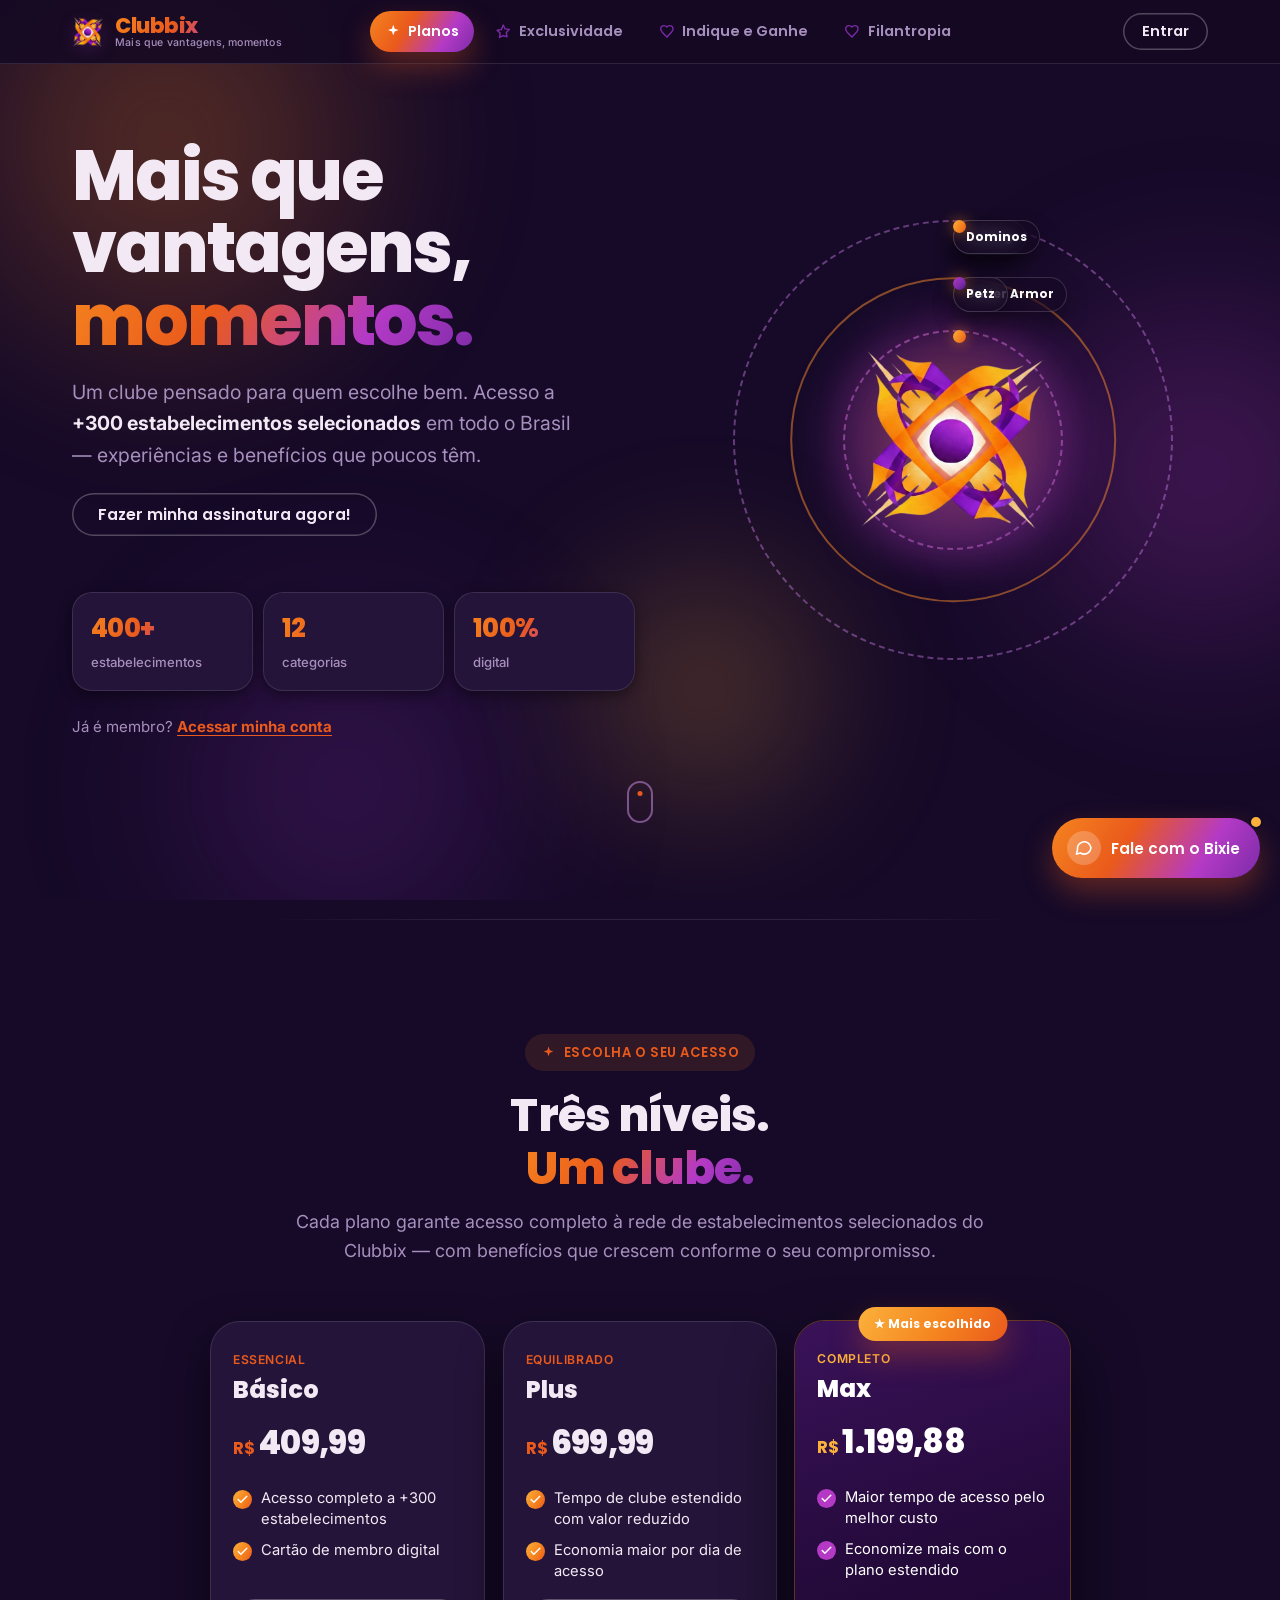
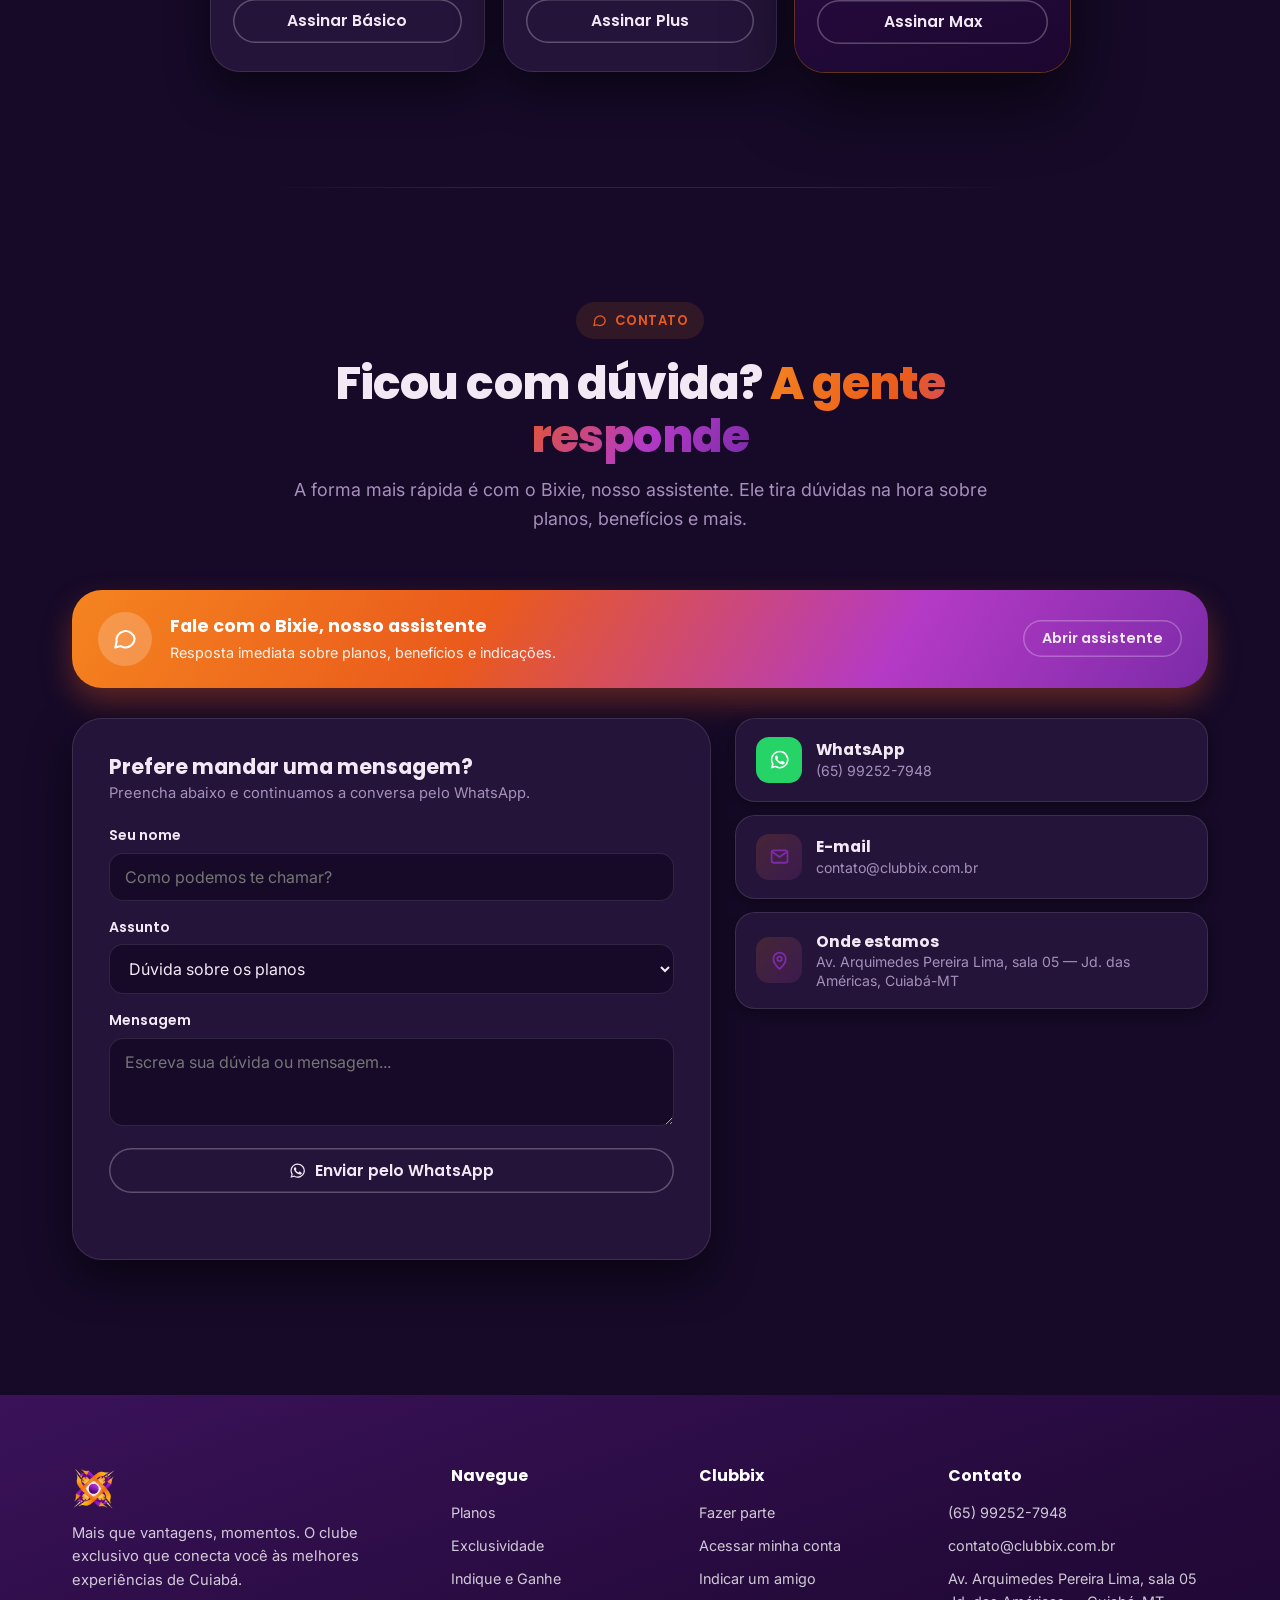
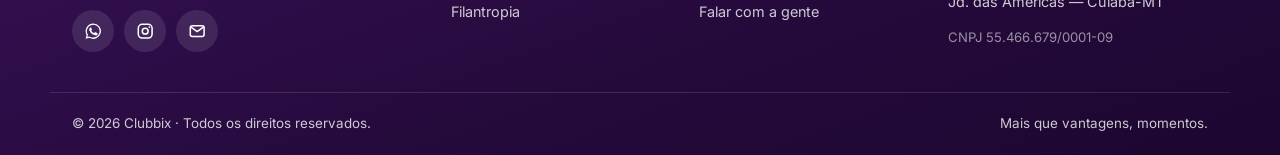
<file: frontend/index.html>
<!DOCTYPE html>
<html lang="pt-BR" data-theme="dark">
<head>
<meta charset="UTF-8">
<meta name="viewport" content="width=device-width, initial-scale=1, viewport-fit=cover">
<title>Clubbix — Mais que vantagens, momentos</title>
<meta name="description" content="Um clube exclusivo para quem escolhe bem. Acesso a +300 estabelecimentos parceiros em todo o Brasil.">
<meta name="theme-color" content="#160a28">
<link rel="icon" type="image/png" href="assets/img/logo.png">
<meta property="og:type" content="website">
<meta property="og:title" content="Clubbix — Mais que vantagens, momentos">
<meta property="og:description" content="Acesso exclusivo a benefícios em +300 parceiros selecionados em todo o Brasil.">
<meta property="og:image" content="assets/img/logo.png">
<link rel="preconnect" href="https://fonts.googleapis.com">
<link rel="preconnect" href="https://fonts.gstatic.com" crossorigin>
<link href="https://fonts.googleapis.com/css2?family=Poppins:wght@500;600;700;800&family=Inter:wght@400;500;600;700&display=swap" rel="stylesheet">
<link rel="stylesheet" href="assets/css/style.css?v=13">
</head>
<body class="page-home">

<!-- ===================== ÍCONES (sprite SVG) ===================== -->
<svg width="0" height="0" style="position:absolute" aria-hidden="true">
  <defs>
    <symbol id="i-cap" viewBox="0 0 24 24" fill="none" stroke="currentColor" stroke-width="2" stroke-linecap="round" stroke-linejoin="round">
      <path d="M3 9.5l9-5 9 5-9 5-9-5z"/><path d="M7 11.7V17c0 1.7 2.7 3 5 3s5-1.3 5-3v-5.3"/><path d="M21 9.5V15"/>
    </symbol>
    <symbol id="i-star" viewBox="0 0 24 24" fill="none" stroke="currentColor" stroke-width="2" stroke-linecap="round" stroke-linejoin="round">
      <path d="M12 3l2.7 5.6 6.1.9-4.4 4.3 1.1 6.1L12 18.2 6.5 21l1.1-6.1L3.2 10.5l6.1-.9L12 3z"/>
    </symbol>
    <symbol id="i-chat" viewBox="0 0 24 24" fill="none" stroke="currentColor" stroke-width="2" stroke-linecap="round" stroke-linejoin="round">
      <path d="M21 11.5a8.4 8.4 0 0 1-12.8 7.2L3 20l1.3-5A8.4 8.4 0 1 1 21 11.5z"/>
    </symbol>
    <symbol id="i-send" viewBox="0 0 24 24" fill="none" stroke="currentColor" stroke-width="2" stroke-linecap="round" stroke-linejoin="round">
      <path d="M21.5 2.5L11 13"/><path d="M21.5 2.5l-6.7 19-3.8-8.5L2.5 9.2l19-6.7z"/>
    </symbol>
    <symbol id="i-close" viewBox="0 0 24 24" fill="none" stroke="currentColor" stroke-width="2.2" stroke-linecap="round" stroke-linejoin="round">
      <path d="M18 6L6 18M6 6l12 12"/>
    </symbol>
    <symbol id="i-arrow" viewBox="0 0 24 24" fill="none" stroke="currentColor" stroke-width="2" stroke-linecap="round" stroke-linejoin="round">
      <path d="M5 12h13M13 5l7 7-7 7"/>
    </symbol>
    <symbol id="i-up" viewBox="0 0 24 24" fill="none" stroke="currentColor" stroke-width="2.2" stroke-linecap="round" stroke-linejoin="round">
      <path d="M12 19V5M5 12l7-7 7 7"/>
    </symbol>
    <symbol id="i-check" viewBox="0 0 24 24" fill="none" stroke="currentColor" stroke-width="2.6" stroke-linecap="round" stroke-linejoin="round">
      <path d="M20 6L9 17l-5-5"/>
    </symbol>
    <symbol id="i-mail" viewBox="0 0 24 24" fill="none" stroke="currentColor" stroke-width="2" stroke-linecap="round" stroke-linejoin="round">
      <rect x="3" y="5" width="18" height="14" rx="2.6"/><path d="M3.5 6.5l8.5 6 8.5-6"/>
    </symbol>
    <symbol id="i-pin" viewBox="0 0 24 24" fill="none" stroke="currentColor" stroke-width="2" stroke-linecap="round" stroke-linejoin="round">
      <path d="M12 21.5S5 15.8 5 10a7 7 0 0 1 14 0c0 5.8-7 11.5-7 11.5z"/><circle cx="12" cy="10" r="2.6"/>
    </symbol>
    <symbol id="i-heart" viewBox="0 0 24 24" fill="none" stroke="currentColor" stroke-width="2" stroke-linecap="round" stroke-linejoin="round">
      <path d="M12 20.5l-1.6-1.4C5.4 14.7 2.5 12 2.5 8.6 2.5 5.9 4.6 3.8 7.3 3.8c1.6 0 3.1.8 4.1 2 1-1.2 2.5-2 4.1-2 2.7 0 4.8 2.1 4.8 4.8 0 3.4-2.9 6.1-7.9 10.5L12 20.5z"/>
    </symbol>
    <symbol id="i-spark" viewBox="0 0 24 24" fill="currentColor">
      <path d="M12 2.5l2 5.7 5.7 2-5.7 2-2 5.7-2-5.7-5.7-2 5.7-2 2-5.7z"/>
    </symbol>
    <symbol id="i-whats" viewBox="0 0 24 24" fill="currentColor">
      <path d="M12 2a10 10 0 0 0-8.6 15L2.1 22l5.1-1.3A10 10 0 1 0 12 2zm0 18.3a8.3 8.3 0 0 1-4.2-1.2l-.3-.2-3 .8.8-2.9-.2-.3A8.3 8.3 0 1 1 12 20.3zm4.6-6.2c-.3-.1-1.5-.7-1.7-.8-.2-.1-.4-.1-.6.2-.2.2-.6.7-.8.9-.1.2-.3.2-.5.1a6.8 6.8 0 0 1-3.4-3c-.3-.5.3-.4.7-1.4.1-.1 0-.3 0-.4l-.8-1.9c-.2-.5-.4-.4-.6-.5h-.5a1 1 0 0 0-.7.4 3 3 0 0 0-.9 2.2c0 1.3 1 2.6 1.1 2.7.1.2 1.9 3 4.7 4.2 2.8 1.2 2.8.8 3.3.8.5-.1 1.5-.7 1.7-1.3.2-.6.2-1.1.1-1.2 0-.1-.2-.2-.5-.3z"/>
    </symbol>
    <symbol id="i-instagram" viewBox="0 0 24 24" fill="none" stroke="currentColor" stroke-width="2" stroke-linecap="round" stroke-linejoin="round">
      <rect x="3" y="3" width="18" height="18" rx="5.2"/><circle cx="12" cy="12" r="3.8"/><circle cx="17.4" cy="6.6" r="1.1" fill="currentColor" stroke="none"/>
    </symbol>
    <symbol id="i-link" viewBox="0 0 24 24" fill="none" stroke="currentColor" stroke-width="2" stroke-linecap="round" stroke-linejoin="round">
      <path d="M10 13a5 5 0 0 0 7.54.54l3-3a5 5 0 0 0-7.07-7.07l-1.72 1.71"/><path d="M14 11a5 5 0 0 0-7.54-.54l-3 3a5 5 0 0 0 7.07 7.07l1.71-1.71"/>
    </symbol>
    <symbol id="i-copy" viewBox="0 0 24 24" fill="none" stroke="currentColor" stroke-width="2" stroke-linecap="round" stroke-linejoin="round">
      <rect x="9" y="9" width="13" height="13" rx="2"/><path d="M5 15H4a2 2 0 0 1-2-2V4a2 2 0 0 1 2-2h9a2 2 0 0 1 2 2v1"/>
    </symbol>
  </defs>
</svg>

<!-- decoração de fundo flutuante -->
<div class="bg-decor" aria-hidden="true">
  <span class="blob blob-1"></span>
  <span class="blob blob-2"></span>
  <span class="blob blob-3"></span>
  <span class="blob blob-4"></span>
</div>

<!-- ===================== CABEÇALHO ===================== -->
<header class="site-header" id="topo">
  <div class="header-inner">
    <a class="brand" href="#topo" aria-label="Clubbix — início">
      <img class="brand-logo" src="assets/img/logo.png" alt="Logo Clubbix" width="32" height="32">
      <span class="brand-text">
        <span class="brand-name">Clubbix</span>
        <span class="brand-tag">Mais que vantagens, momentos</span>
      </span>
    </a>

    <nav class="main-nav" id="mainNav" aria-label="Seções do site">
      <div class="nav-indicator" id="navIndicator" aria-hidden="true"></div>
      <button class="tab is-active" data-panel="0" type="button">
        <span class="tab-i" aria-hidden="true"><svg class="ico"><use href="#i-spark"/></svg></span>Planos
      </button>
      <button class="tab" data-panel="1" type="button">
        <span class="tab-i" aria-hidden="true"><svg class="ico"><use href="#i-star"/></svg></span>Exclusividade
      </button>
      <button class="tab" data-panel="2" type="button">
        <span class="tab-i" aria-hidden="true"><svg class="ico"><use href="#i-heart"/></svg></span>Indique e Ganhe
      </button>
      <button class="tab" data-panel="3" type="button">
        <span class="tab-i" aria-hidden="true"><svg class="ico"><use href="#i-heart"/></svg></span>Filantropia
      </button>
    </nav>

    <div class="header-actions">
      <a class="btn btn-ghost btn-sm" href="login.html" id="navLoginBtn">Entrar</a>
      <a class="btn btn-ghost btn-sm" href="clube.html" id="navAccountBtn" hidden>Minha conta</a>
    </div>
  </div>
</header>

<main>


  <!-- ===================== TAB PANELS ===================== -->
  <div class="tab-panels-root" id="tab-root">

    <!-- ── PAINEL 0 · PLANOS ─────────────────────────────── -->
    <div class="tab-panel is-active" id="panel-0" role="tabpanel" aria-label="Planos">
      <div class="panel-inner">
        <!-- ===================== HERO ===================== -->
        <section class="hero" id="inicio">
          <div class="hero-inner">
            <div class="hero-copy hero-enter">
              <h1>Mais que vantagens,<br><span class="grad-text">momentos.</span></h1>
              <p class="hero-lead">Um clube pensado para quem escolhe bem. Acesso a <strong>+300 estabelecimentos selecionados</strong> em todo o Brasil — experiências e benefícios que poucos têm.</p>
              <a class="btn btn-primary" href="assinar.html" style="display:inline-block;margin-top:22px;margin-bottom:22px;">Fazer minha assinatura agora!</a>
              <div class="hero-stats">
                <div class="stat"><span class="stat-num"><span class="counter" data-target="400">0</span>+</span><span class="stat-label">estabelecimentos</span></div>
                <div class="stat"><span class="stat-num"><span class="counter" data-target="12">0</span></span><span class="stat-label">categorias</span></div>
                <div class="stat"><span class="stat-num">100%</span><span class="stat-label">digital</span></div>
              </div>
              <p class="hero-login">Já é membro? <a href="login.html">Acessar minha conta</a></p>
            </div>

            <div class="hero-visual hero-enter-delay" aria-hidden="true">
              <div class="orbit">
                <span class="orbit-ring ring-1"></span>
                <span class="orbit-ring ring-2"></span>
                <span class="orbit-ring ring-3"></span>
                <span class="orbit-glow"></span>
                <img class="orbit-core" src="assets/img/logo.png" alt="" width="150" height="148" decoding="async" fetchpriority="high">
                <div class="sat sat-out s1"><span class="orbit-chip">Vivara</span></div>
                <div class="sat sat-out s2"><span class="orbit-chip">Univag</span></div>
                <div class="sat sat-out s3"><span class="orbit-chip">Dominos</span></div>
                <div class="sat sat-mid s4"><span class="orbit-chip">Under Armor</span></div>
                <div class="sat sat-mid s5"><span class="orbit-chip">Petz</span></div>
                <div class="sat sat-out s6"><i class="orbit-dot"></i></div>
                <div class="sat sat-mid s7"><i class="orbit-dot"></i></div>
                <div class="sat sat-in s8"><i class="orbit-dot"></i></div>
              </div>
            </div>
          </div>
          <a class="scroll-cue" href="#planos-content" aria-label="Rolar para os planos"><span></span></a>
        </section>

        <div class="section" id="planos-content">
          <div class="wrap">
            <div class="section-head reveal">
              <span class="sec-eyebrow"><svg class="ico"><use href="#i-spark"/></svg> Escolha o seu acesso</span>
              <h2>Três níveis.<br><span class="grad-text">Um clube.</span></h2>
              <p class="sec-lead">Cada plano garante acesso completo à rede de estabelecimentos selecionados do Clubbix — com benefícios que crescem conforme o seu compromisso.</p>
            </div>

            <div class="plans plans-3">
              <!-- Básico -->
              <article class="plan-card reveal">
                <span class="plan-tag">Essencial</span>
                <h4 class="plan-name">Básico</h4>
                <div class="plan-price"><span class="plan-cur">R$</span><span class="plan-val">409,99</span></div>
                <ul class="plan-feats">
                  <li><svg class="ico"><use href="#i-check"/></svg> Acesso completo a +300 estabelecimentos</li>
                  <li><svg class="ico"><use href="#i-check"/></svg> Cartão de membro digital</li>
                </ul>
                <a class="btn btn-outline btn-block" href="assinar.html?plano=basico">Assinar Básico</a>
              </article>

              <!-- Plus -->
              <article class="plan-card reveal">
                <span class="plan-tag">Equilibrado</span>
                <h4 class="plan-name">Plus</h4>
                <div class="plan-price"><span class="plan-cur">R$</span><span class="plan-val">699,99</span></div>
                <ul class="plan-feats">
                  <li><svg class="ico"><use href="#i-check"/></svg> Tempo de clube estendido com valor reduzido</li>
                  <li><svg class="ico"><use href="#i-check"/></svg> Economia maior por dia de acesso</li>
                </ul>
                <a class="btn btn-outline btn-block" href="assinar.html?plano=plus">Assinar Plus</a>
              </article>

              <!-- Max (antigo Até o Fim) — MAIS ESCOLHIDO -->
              <article class="plan-card is-featured reveal">
                <span class="plan-badge">★ Mais escolhido</span>
                <span class="plan-tag">Completo</span>
                <h4 class="plan-name">Max</h4>
                <div class="plan-price"><span class="plan-cur">R$</span><span class="plan-val">1.199,88</span></div>
                <ul class="plan-feats">
                  <li><svg class="ico"><use href="#i-check"/></svg> Maior tempo de acesso pelo melhor custo</li>
                  <li><svg class="ico"><use href="#i-check"/></svg> Economize mais com o plano estendido</li>
                </ul>
                <a class="btn btn-primary btn-block" href="assinar.html?plano=max">Assinar Max</a>
              </article>
            </div>

            </p>
          </div>
        </div>
      </div>
    </div>

    <!-- ── PAINEL 1 · EXCLUSIVIDADE ──────────────────────── -->
    <div class="tab-panel" id="panel-1" role="tabpanel" aria-label="Exclusividade">
      <div class="panel-inner">
        <div class="section">
          <div class="wrap">
            <div class="section-head reveal">
              <span class="sec-eyebrow"><svg class="ico"><use href="#i-star"/></svg> Só para membros</span>
              <h2>O que separa um membro<br><span class="grad-text">de todo o resto</span></h2>
              <p class="sec-lead">Os termos de cada parceria são negociados exclusivamente para quem faz parte do clube — e não estão disponíveis para o público geral.</p>
            </div>

            <div class="vs-wrap reveal">
              <article class="vs-card is-bad">
                <span class="vs-tag">Sem o Clubbix</span>
                <span class="vs-price">R$ 1.690,50</span>
                <span class="vs-desc">Mensalidade sem convênio Clubbix.</span>
              </article>
              <div class="vs-arrow" aria-hidden="true"><svg class="ico"><use href="#i-arrow"/></svg></div>
              <article class="vs-card is-good">
                <span class="vs-tag">Com o Clubbix</span>
                <span class="vs-price">R$ 676,20 <small>-60%</small></span>
                <span class="vs-desc">Mensalidade com convênio Clubbix. Apresentou o cartão, pagou o preço do clube.</span>
              </article>
            </div>
            <p class="vs-note">Exemplo real: Administração (Noturno) UNIVAG 2026/1. Confirmar valor junto ao CAE.</p>

            <ul class="exclusive-points">
              <li class="reveal">
                <span class="ep-ico"><svg class="ico"><use href="#i-star"/></svg></span>
                <div><strong>Parcerias negociadas</strong><span>Cada acordo é fechado diretamente com o estabelecimento — só membros acessam.</span></div>
              </li>
              <li class="reveal">
                <span class="ep-ico"><svg class="ico"><use href="#i-spark"/></svg></span>
                <div><strong>Cartão de membro digital</strong><span>Tudo no celular. Mostrou, economizou. Sem burocracia.</span></div>
              </li>
              <li class="reveal">
                <span class="ep-ico"><svg class="ico"><use href="#i-arrow"/></svg></span>
                <div><strong>Rede em expansão</strong><span>Novos estabelecimentos entram toda semana — sua assinatura sempre cresce em valor.</span></div>
              </li>
            </ul>

            <!-- ── PREVIEW DE DESCONTOS ── -->
            <div class="disc-preview reveal">
              <div class="disc-preview-head">
                <span class="sec-eyebrow"><svg class="ico"><use href="#i-star"/></svg> Amostra exclusiva</span>
                <h3>Uma prévia do que te espera dentro do clube</h3>
                <p>Mais de 400 parceiros negociados só para membros. O código de desconto fica visível apenas após a adesão.</p>
              </div>
              <div class="disc-grid">

                <div class="disc-card">
                  <div class="dc-emoji-wrap">🍔</div>
                  <span class="dc-cat">Restaurantes</span>
                  <strong class="dc-name">Burger do Chef</strong>
                  <span class="dc-pct">20% OFF</span>
                  <span class="dc-loc"><svg class="ico" style="width:.85em;height:.85em"><use href="#i-pin"/></svg> Goiabeiras — Cuiabá-MT</span>
                  <div class="dc-code-wrap">
                    <span class="dc-code-label">Código do desconto</span>
                    <span class="dc-code">CLB-102</span>
                    <div class="dc-lock">
                      <span>🔒</span>
                      <span class="dc-lock-txt">Assine para desbloquear</span>
                    </div>
                  </div>
                </div>

                <div class="disc-card">
                  <div class="dc-emoji-wrap">🏥</div>
                  <span class="dc-cat">Planos de Saúde</span>
                  <strong class="dc-name">Hospital São Judas</strong>
                  <span class="dc-pct">Condições exclusivas</span>
                  <span class="dc-loc"><svg class="ico" style="width:.85em;height:.85em"><use href="#i-pin"/></svg> Centro — Cuiabá-MT</span>
                  <div class="dc-code-wrap">
                    <span class="dc-code-label">Código do desconto</span>
                    <span class="dc-code">CLB-105</span>
                    <div class="dc-lock">
                      <span>🔒</span>
                      <span class="dc-lock-txt">Assine para desbloquear</span>
                    </div>
                  </div>
                </div>

                <div class="disc-card">
                  <div class="dc-emoji-wrap">💇</div>
                  <span class="dc-cat">Beleza</span>
                  <strong class="dc-name">Studio Bella Hair</strong>
                  <span class="dc-pct">30% OFF</span>
                  <span class="dc-loc"><svg class="ico" style="width:.85em;height:.85em"><use href="#i-pin"/></svg> Goiabeiras — Cuiabá-MT</span>
                  <div class="dc-code-wrap">
                    <span class="dc-code-label">Código do desconto</span>
                    <span class="dc-code">CLB-110</span>
                    <div class="dc-lock">
                      <span>🔒</span>
                      <span class="dc-lock-txt">Assine para desbloquear</span>
                    </div>
                  </div>
                </div>

                <div class="disc-card">
                  <div class="dc-emoji-wrap">🏋️</div>
                  <span class="dc-cat">Academias</span>
                  <strong class="dc-name">PowerFit Academia</strong>
                  <span class="dc-pct">40% OFF</span>
                  <span class="dc-loc"><svg class="ico" style="width:.85em;height:.85em"><use href="#i-pin"/></svg> Jd. das Américas — Cuiabá-MT</span>
                  <div class="dc-code-wrap">
                    <span class="dc-code-label">Código do desconto</span>
                    <span class="dc-code">CLB-112</span>
                    <div class="dc-lock">
                      <span>🔒</span>
                      <span class="dc-lock-txt">Assine para desbloquear</span>
                    </div>
                  </div>
                </div>

                <div class="disc-card">
                  <div class="dc-emoji-wrap">🎬</div>
                  <span class="dc-cat">Lazer</span>
                  <strong class="dc-name">CineStar Cinemas</strong>
                  <span class="dc-pct">30% OFF</span>
                  <span class="dc-loc"><svg class="ico" style="width:.85em;height:.85em"><use href="#i-pin"/></svg> Shopping Centro — Cuiabá-MT</span>
                  <div class="dc-code-wrap">
                    <span class="dc-code-label">Código do desconto</span>
                    <span class="dc-code">CLB-116</span>
                    <div class="dc-lock">
                      <span>🔒</span>
                      <span class="dc-lock-txt">Assine para desbloquear</span>
                    </div>
                  </div>
                </div>

                <div class="disc-card">
                  <div class="dc-emoji-wrap">🚗</div>
                  <span class="dc-cat">Automotivo</span>
                  <strong class="dc-name">AutoCenter Premium</strong>
                  <span class="dc-pct">20% OFF</span>
                  <span class="dc-loc"><svg class="ico" style="width:.85em;height:.85em"><use href="#i-pin"/></svg> Coxipó — Cuiabá-MT</span>
                  <div class="dc-code-wrap">
                    <span class="dc-code-label">Código do desconto</span>
                    <span class="dc-code">CLB-121</span>
                    <div class="dc-lock">
                      <span>🔒</span>
                      <span class="dc-lock-txt">Assine para desbloquear</span>
                    </div>
                  </div>
                </div>

              </div><!-- .disc-grid -->
              <p class="disc-cta-note">
                <a href="assinar.html" class="btn btn-primary btn-lg" data-panel-link="0">
                  <svg class="ico"><use href="#i-spark"/></svg> Desbloquear todos os parceiros
                </a>
              </p>
            </div><!-- .disc-preview -->

            <!-- Calculadora discreta -->
            <div class="calc-section-inner reveal">
              <h3 class="calc-inner-title">Quer saber sobre os benefícios na graduação?</h3>
              <div class="course-calc">
                <div class="cc-left">
                  <label class="cc-label" for="courseSelect">Selecione o seu curso:</label>
                  <div class="cc-select-wrap">
                    <select id="courseSelect" aria-label="Curso">
                      <option value="">— escolha seu curso —</option>
                      <optgroup label="Bacharelados / Licenciaturas">
                        <option value="adm">Administração</option>
                        <option value="agro">Agronomia</option>
                        <option value="arq">Arquitetura e Urbanismo</option>
                        <option value="bio">Biomedicina</option>
                        <option value="cont">Ciências Contábeis</option>
                        <option value="chumanas">Ciências Humanas (Geo. e Hist.)</option>
                        <option value="comso">Comunicação Social</option>
                        <option value="dir">Direito</option>
                        <option value="edfis">Educação Física</option>
                        <option value="enf">Enfermagem</option>
                        <option value="engamb">Engenharia Ambiental e Sanitária</option>
                        <option value="engciv">Engenharia Civil</option>
                        <option value="engali">Engenharia de Alimentos</option>
                        <option value="engprod">Engenharia de Produção</option>
                        <option value="engsw">Engenharia de Software</option>
                        <option value="engele">Engenharia Elétrica</option>
                        <option value="farm">Farmácia</option>
                        <option value="fisio">Fisioterapia</option>
                        <option value="fono">Fonoaudiologia</option>
                        <option value="let">Letras</option>
                        <option value="matfis">Matemática e Física (Lic.)</option>
                        <option value="nutri">Nutrição</option>
                        <option value="odonto">Odontologia</option>
                        <option value="ped">Pedagogia</option>
                        <option value="psico">Psicologia</option>
                        <option value="servsoc">Serviço Social</option>
                        <option value="si">Sistemas de Informação</option>
                        <option value="terap">Terapia Ocupacional</option>
                      </optgroup>
                      <optgroup label="CST — Graduação Tecnológica">
                        <option value="ads">Análise e Desenv. de Sistemas</option>
                        <option value="bdd">Banco de Dados</option>
                        <option value="cdt">Ciência de Dados</option>
                        <option value="comext">Comércio Exterior</option>
                        <option value="desin">Design de Interiores</option>
                        <option value="estet">Estética e Cosmética</option>
                        <option value="gastro">Gastronomia</option>
                        <option value="gcom">Gestão Comercial</option>
                        <option value="grh">Gestão de Recursos Humanos</option>
                        <option value="gfin">Gestão Financeira</option>
                        <option value="gpub">Gestão Pública</option>
                        <option value="ia">Inteligência Artificial</option>
                        <option value="jog">Jogos Digitais</option>
                        <option value="log">Logística</option>
                        <option value="mkt">Marketing</option>
                        <option value="pgr">Processos Gerenciais</option>
                        <option value="prodg">Produção de Grãos</option>
                        <option value="radio">Radiologia</option>
                        <option value="seginfo">Segurança da Informação</option>
                      </optgroup>
                    </select>
                    <svg class="cc-chevron ico" viewBox="0 0 24 24" fill="none" stroke="currentColor" stroke-width="2.5" stroke-linecap="round" stroke-linejoin="round" aria-hidden="true"><path d="M6 9l6 6 6-6"/></svg>
                  </div>

                  <div id="periodWrap" hidden>
                    <label class="cc-label" for="periodSelect" style="margin-top:20px">Selecione o período / modalidade:</label>
                    <div class="cc-select-wrap">
                      <select id="periodSelect" aria-label="Período">
                        <option value="">— escolha o período —</option>
                      </select>
                      <svg class="cc-chevron ico" viewBox="0 0 24 24" fill="none" stroke="currentColor" stroke-width="2.5" stroke-linecap="round" stroke-linejoin="round" aria-hidden="true"><path d="M6 9l6 6 6-6"/></svg>
                    </div>
                  </div>
                </div>
                <div class="cc-right" id="ccRight">
                  <div class="cc-metric"><span class="cc-metric-label">Mensalidade sem convênio</span><span class="cc-metric-val" id="ccFull">—</span></div>
                  <div class="cc-divider"></div>
                  <div class="cc-metric"><span class="cc-metric-label">Sua mensalidade Clubbix</span><span class="cc-metric-val cc-accent-lg" id="ccWith">—</span></div>
                  <div class="cc-divider"></div>
                  <div class="cc-metric"><span class="cc-metric-label">Economia por mês</span><span class="cc-metric-val cc-accent" id="ccMonth">—</span></div>
                  <div class="cc-metric"><span class="cc-metric-label">Economia por ano</span><span class="cc-metric-val cc-accent-lg" id="ccYear">—</span></div>
                  <div class="cc-divider"></div>
                  <div class="cc-metric"><span class="cc-metric-label">Plano se paga em</span><span class="cc-metric-val cc-highlight" id="ccPayback">—</span></div>
                  <p class="cc-note">Valores de descontos devem ser confirmados atráves do Centro de Atendimento ao Estudante (CAE).</p>
                </div>
              </div>
            </div>

          </div>
        </div>
      </div>
    </div>

    <!-- ── PAINEL 2 · INDIQUE E GANHE ────────────────────── -->
    <div class="tab-panel" id="panel-2" role="tabpanel" aria-label="Indique e Ganhe">
      <div class="panel-inner">
        <div class="section">
          <div class="wrap">
            <div class="section-head reveal">
              <span class="sec-eyebrow"><svg class="ico"><use href="#i-heart"/></svg> Programa de indicação</span>
              <h2>Compartilhe e<br><span class="grad-text">ganhe juntos</span></h2>
              <p class="sec-lead">Gere seu link exclusivo e leve seus amigos para o clube. Quem indicar recebe <strong>R$ 50,00 via PIX</strong> e o indicado ganha <strong>R$ 10,00 de desconto</strong> na assinatura.</p>
            </div>

            <div class="referral-wrap">
              <div class="referral-steps reveal">
                <div class="ref-step">
                  <span class="ref-num">1</span>
                  <div><strong>Informe seu WhatsApp</strong><p>Digite seu número com DDD para gerar seu link exclusivo de indicação com desconto.</p></div>
                </div>
                <div class="ref-step">
                  <span class="ref-num">2</span>
                  <div><strong>Compartilhe o link</strong><p>Mande para seus amigos por WhatsApp, grupos ou Instagram — eles ganham R$ 10,00 de desconto.</p></div>
                </div>
                <div class="ref-step">
                  <span class="ref-num">3</span>
                  <div><strong>Receba R$ 50,00 via PIX</strong><p>Quando seu amigo clicar no link, o WhatsApp dele já abre com a mensagem pronta para a Clubbix. Você recebe o PIX automaticamente após a adesão.</p></div>
                </div>
                <div class="ref-badge">
                  <svg class="ico" style="font-size:1.4rem"><use href="#i-spark"/></svg>
                  <span><strong>R$ 50,00</strong> via PIX para você · <strong>R$ 10,00</strong> de desconto para o indicado.</span>
                </div>
              </div>

              <div class="referral-card reveal">
                <h3>Gere seu link exclusivo</h3>
                <p class="ref-card-lead" id="refCardLead">Informe seu nome para criar seu link de indicação personalizado.</p>

                <!-- ── gate: não logado ── -->
                <div class="ref-auth-gate" id="refAuthGate" hidden>
                  <div class="ref-auth-icon" aria-hidden="true">🔒</div>
                  <p>Apenas membros Clubbix podem gerar links de indicação e acompanhar seus ganhos.</p>
                  <a href="assinar.html" class="btn btn-primary btn-block">Fazer parte agora <svg class="ico"><use href="#i-arrow"/></svg></a>
                  <a href="login.html" class="btn btn-ghost btn-block ref-login-link">Já sou membro — Entrar</a>
                </div>

                <!-- ── badge: logado ── -->
                <div class="ref-member-badge" id="refMemberBadge" hidden>
                  <span class="rmb-avatar" id="refMemberInitials">?</span>
                  <div class="rmb-info">
                    <span class="rmb-name" id="refMemberName">—</span>
                    <span class="rmb-plan" id="refMemberPlan">—</span>
                  </div>
                  <span class="rmb-check" aria-label="Membro verificado">✓</span>
                </div>

                <!-- ── campo de WhatsApp ── -->
                <div class="field" id="refNameField">
                  <label for="refName">Seu WhatsApp (com DDD)</label>
                  <input type="tel" id="refName" name="refPhone" placeholder="(65) 99999-0000" autocomplete="tel" inputmode="numeric" maxlength="16">
                </div>
                <button type="button" id="refBtn" class="btn btn-primary btn-block">
                  <svg class="ico"><use href="#i-link"/></svg> Gerar meu link de desconto
                </button>
                <p class="ref-error" id="refError" role="alert"></p>
                <div class="ref-result" id="refResult" aria-live="polite">

                  <!-- ── CARTEIRA CLUBBIX ── -->
                  <div class="ref-wallet" aria-label="Sua carteira Clubbix">
                    <div class="rw-orbs" aria-hidden="true">
                      <span class="rw-orb rw-orb1"></span>
                      <span class="rw-orb rw-orb2"></span>
                    </div>
                    <div class="rw-top">
                      <span class="rw-brand-wrap">
                        <img src="assets/img/logo.png" alt="" class="rw-logo" width="26" height="26">
                        <span class="rw-brand">Clubbix</span>
                      </span>
                      <span class="rw-tag">Membro Indicador</span>
                    </div>
                    <div class="rw-name" id="refWalletName">—</div>
                    <div class="rw-bottom">
                      <div class="rw-code-block">
                        <span class="rw-code-label">Número do indicador</span>
                        <span class="rw-code" id="refWalletCode">—</span>
                      </div>
                      <span class="rw-chip">✦ Exclusivo</span>
                    </div>
                    <div class="rw-shine" aria-hidden="true"></div>
                  </div>

                  <p class="ref-result-label"><svg class="ico"><use href="#i-check"/></svg> Seu link de desconto está pronto!</p>
                  <p style="font-size:.82rem;color:var(--ink-soft);margin-bottom:12px;line-height:1.5">Quando seu amigo clicar, o WhatsApp dele abre direto com a mensagem já escrita para a Clubbix — ele só precisa enviar. 🎉</p>
                  <div class="ref-link-row">
                    <input type="text" id="refLink" readonly aria-label="Seu link de indicação">
                    <button type="button" id="refCopy" class="btn btn-outline btn-sm">
                      <svg class="ico"><use href="#i-copy"/></svg> <span id="refCopyLabel">Copiar</span>
                    </button>
                  </div>
                  <a id="refWhatsBtn" href="#" target="_blank" rel="noopener noreferrer" class="btn btn-ghost btn-block ref-whats-btn">
                    <svg class="ico"><use href="#i-whats"/></svg> Compartilhar no WhatsApp
                  </a>
                </div>
                <p class="ref-terms">Termos e condições do programa de indicação a serem divulgados em breve.</p>
              </div>
            </div>
          </div>
        </div>
      </div>
    </div>

    <!-- ── PAINEL 3 · FILANTROPIA ─────────────────────────── -->
    <div class="tab-panel" id="panel-3" role="tabpanel" aria-label="Filantropia">
      <div class="panel-inner">
        <div class="section">
          <div class="wrap">
            <div class="section-head reveal">
              <span class="sec-eyebrow"><svg class="ico"><use href="#i-heart"/></svg> Propósito que importa</span>
              <h2>Seu acesso também<br><span class="grad-text">transforma vidas</span></h2>
              <p class="sec-lead">Parte de cada plano assinado se converte em alimento doado a ONGs da nossa região. Fazer parte do clube é, também, fazer parte de algo maior.</p>
            </div>

            <div class="philan-card reveal-scale">
              <div class="philan-copy">
                <span class="sec-eyebrow light"><svg class="ico"><use href="#i-heart"/></svg> Pegada Filantrópica</span>
                <h2>Sua assinatura também <span class="grad-text">alimenta</span> quem precisa</h2>
                <p>A cada assinatura, uma parte se converte em alimento doado a ONGs de Cuiabá. Você acessa o melhor da cidade — e alguém recebe um prato de comida.</p>
                <p><strong>Ano passado entregamos 500 kg — este ano vamos entregar 1 tonelada e meia.</strong></p>
                <div class="progress" role="img" aria-label="Progresso da meta de doação: 90 por cento">
                  <div class="progress-head"><span>Meta: 1,5 tonelada de alimentos</span><span class="progress-pct" data-target="90">0%</span></div>
                  <div class="progress-track"><div class="progress-bar" data-fill="90"></div></div>
                </div>
                <p style="font-size:.85em;opacity:.7;margin-top:.5rem;">🗓️ Entrega/evento aguardando confirmação de data.</p>
              </div>
              <div class="philan-img-wrap">
                <img src="assets/img/filantropia fade.png" alt="Equipe Clubbix realizando entrega de alimentos para ONGs de Cuiabá" class="philan-img" loading="lazy">
              </div>
            </div>

            <div class="philan-numbers reveal">
              <div class="philan-num-item">
                <span class="philan-big"><span class="counter" data-target="90">0</span>%</span>
                <span class="philan-lbl">da meta alcançada</span>
              </div>
              <div class="philan-num-item">
                <span class="philan-big"><span class="counter" data-target="1350">0</span>kg</span>
                <span class="philan-lbl">de alimentos arrecadados</span>
              </div>
              <div class="philan-num-item">
                <span class="philan-big"><span class="counter" data-target="3">0</span></span>
                <span class="philan-lbl">ONGs parceiras</span>
              </div>
            </div>
          </div>
        </div>
      </div>
    </div>

  </div><!-- /tab-panels-root -->

  <!-- ===================== CONTATO — sempre visível ===================== -->
  <section class="section contact" id="contato">
    <div class="wrap">
      <div class="section-head reveal">
        <span class="sec-eyebrow"><svg class="ico"><use href="#i-chat"/></svg> Contato</span>
        <h2>Ficou com dúvida? <span class="grad-text">A gente responde</span></h2>
        <p class="sec-lead">A forma mais rápida é com o Bixie, nosso assistente. Ele tira dúvidas na hora sobre planos, benefícios e mais.</p>
      </div>

      <div class="bot-banner reveal" role="button" tabindex="0" data-open-chat>
        <span class="bot-banner-ico"><svg class="ico"><use href="#i-chat"/></svg></span>
        <div class="bot-banner-txt">
          <strong>Fale com o Bixie, nosso assistente</strong>
          <span>Resposta imediata sobre planos, benefícios e indicações.</span>
        </div>
        <span class="btn btn-primary btn-sm bot-banner-btn">Abrir assistente</span>
      </div>

      <div class="contact-grid">
        <form class="contact-form reveal" id="contactForm" novalidate>
          <h3>Prefere mandar uma mensagem?</h3>
          <p class="form-hint">Preencha abaixo e continuamos a conversa pelo WhatsApp.</p>
          <div class="field">
            <label for="cName">Seu nome</label>
            <input type="text" id="cName" name="nome" placeholder="Como podemos te chamar?" required>
          </div>
          <div class="field">
            <label for="cSubject">Assunto</label>
            <select id="cSubject" name="assunto">
              <option>Dúvida sobre os planos</option>
              <option>Benefícios na graduação</option>
              <option>Quero ser parceiro do Clubbix</option>
              <option>Já sou membro / suporte</option>
              <option>Programa de indicação</option>
              <option>Outro assunto</option>
            </select>
          </div>
          <div class="field">
            <label for="cMsg">Mensagem</label>
            <textarea id="cMsg" name="mensagem" rows="3" placeholder="Escreva sua dúvida ou mensagem..." required></textarea>
          </div>
          <button type="submit" class="btn btn-primary btn-block">
            <svg class="ico"><use href="#i-whats"/></svg> Enviar pelo WhatsApp
          </button>
          <p class="form-feedback" id="formFeedback" role="status"></p>
        </form>

        <aside class="contact-cards reveal">
          <a class="contact-card" href="https://wa.me/5565992527948" target="_blank" rel="noopener noreferrer">
            <span class="c-ico c-whats"><svg class="ico"><use href="#i-whats"/></svg></span>
            <span class="c-txt"><strong>WhatsApp</strong><span>(65) 99252-7948</span></span>
          </a>
          <a class="contact-card" href="mailto:contato@clubbix.com.br">
            <span class="c-ico"><svg class="ico"><use href="#i-mail"/></svg></span>
            <span class="c-txt"><strong>E-mail</strong><span>contato@clubbix.com.br</span></span>
          </a>
          <div class="contact-card is-static">
            <span class="c-ico"><svg class="ico"><use href="#i-pin"/></svg></span>
            <span class="c-txt"><strong>Onde estamos</strong><span>Av. Arquimedes Pereira Lima, sala 05 — Jd. das Américas, Cuiabá-MT</span></span>
          </div>
        </aside>
      </div>
    </div>
  </section>
</main>

<!-- ===================== RODAPÉ ===================== -->
<footer class="site-footer">
  <div class="wrap footer-top">
    <div class="footer-brand">
      <img src="assets/img/logo.png" alt="Logo Clubbix" width="44" height="44" loading="lazy" decoding="async">
      <p>Mais que vantagens, momentos. O clube exclusivo que conecta você às melhores experiências de Cuiabá.</p>
      <div class="socials">
        <a href="https://wa.me/5565992527948" target="_blank" rel="noopener noreferrer" aria-label="WhatsApp"><svg class="ico"><use href="#i-whats"/></svg></a>
        <a href="https://www.instagram.com/clubbixdescontos/" target="_blank" rel="noopener noreferrer" aria-label="Instagram"><svg class="ico"><use href="#i-instagram"/></svg></a>
        <a href="mailto:contato@clubbix.com.br" aria-label="E-mail"><svg class="ico"><use href="#i-mail"/></svg></a>
      </div>
    </div>
    <nav class="footer-col" aria-label="Seções">
      <h4>Navegue</h4>
      <a href="#tab-root" data-panel-link="0">Planos</a>
      <a href="#tab-root" data-panel-link="1">Exclusividade</a>
      <a href="#tab-root" data-panel-link="2">Indique e Ganhe</a>
      <a href="#tab-root" data-panel-link="3">Filantropia</a>
    </nav>
    <nav class="footer-col" aria-label="Clubbix">
      <h4>Clubbix</h4>
      <a href="assinar.html">Fazer parte</a>
      <a href="login.html">Acessar minha conta</a>
      <a href="#tab-root" data-panel-link="2">Indicar um amigo</a>
      <a href="#contato">Falar com a gente</a>
    </nav>
    <div class="footer-col">
      <h4>Contato</h4>
      <a href="https://wa.me/5565992527948" target="_blank" rel="noopener noreferrer">(65) 99252-7948</a>
      <a href="mailto:contato@clubbix.com.br">contato@clubbix.com.br</a>
      <span class="footer-addr">Av. Arquimedes Pereira Lima, sala 05<br>Jd. das Américas — Cuiabá-MT</span>
      <span class="footer-cnpj">CNPJ 55.466.679/0001-09</span>
    </div>
  </div>
  <div class="footer-bottom">
    <span>© <span id="year">2026</span> Clubbix · Todos os direitos reservados.</span>
    <span>Mais que vantagens, momentos.</span>
  </div>
</footer>

<button class="to-top" id="toTop" aria-label="Voltar ao topo"><svg class="ico"><use href="#i-up"/></svg></button>

<!-- ===================== CHATBOT — CLUBBI ===================== -->
<button class="chat-launcher" id="chatLauncher" aria-label="Abrir assistente virtual">
  <span class="cl-icon"><svg class="ico"><use href="#i-chat"/></svg></span>
  <span class="cl-label">Fale com o Bixie</span>
  <span class="cl-ping"></span>
</button>

<section class="chatbot" id="chatbot" aria-label="Assistente virtual Bixie" aria-hidden="true">
  <header class="chat-head">
    <img class="chat-avatar" src="assets/img/logo.png" alt="" width="34" height="34" loading="lazy" decoding="async">
    <div class="chat-id">
      <strong>Bixie</strong>
      <span><span class="online-dot"></span>Assistente Clubbix · online</span>
    </div>
    <button class="chat-close" id="chatClose" aria-label="Fechar assistente"><svg class="ico"><use href="#i-close"/></svg></button>
  </header>
  <div class="chat-body" id="chatBody" role="log" aria-live="polite"></div>
  <div class="chat-foot">
    <form id="chatForm">
      <input type="text" id="chatInput" placeholder="Escreva sua dúvida..." autocomplete="off" aria-label="Mensagem para o Bixie">
      <button type="submit" class="chat-send" aria-label="Enviar"><svg class="ico"><use href="#i-send"/></svg></button>
    </form>
  </div>
</section>

<script src="assets/js/script.js?v=5" defer></script>
</body>
</html>
</file>
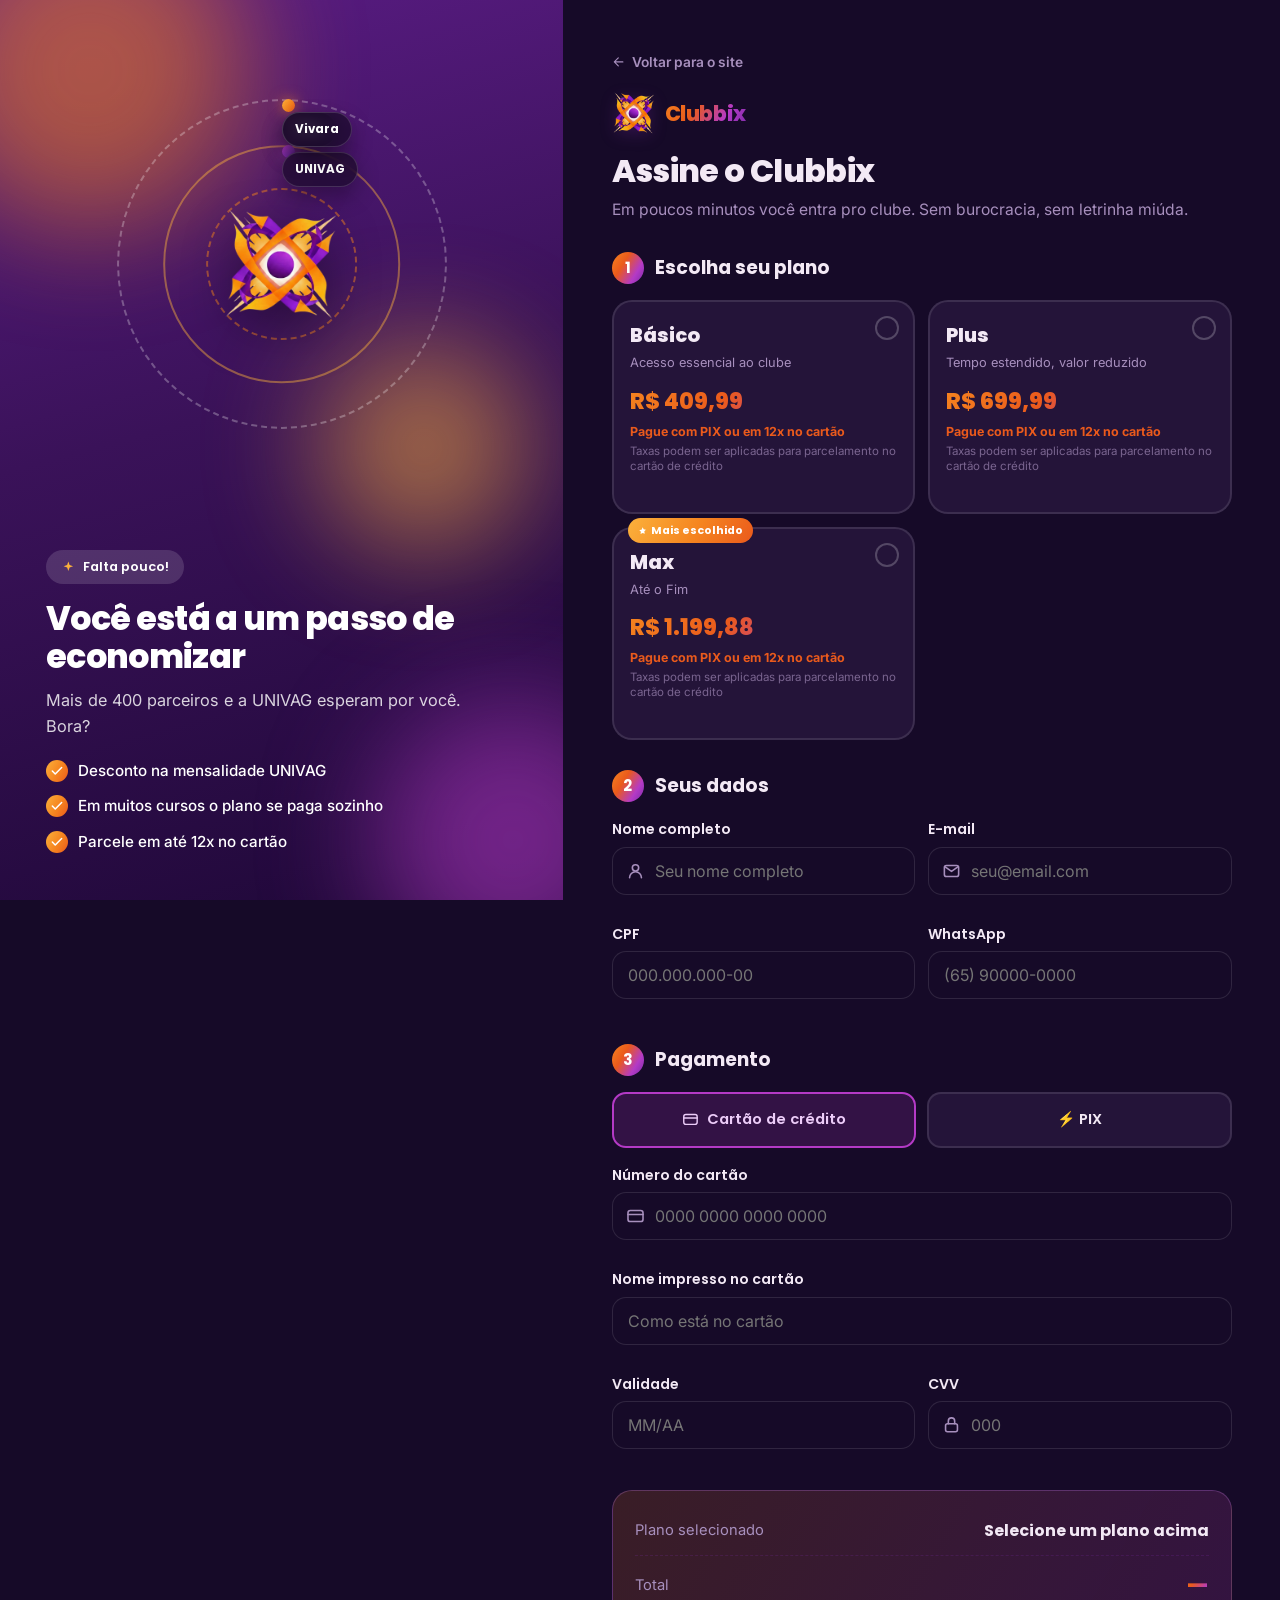
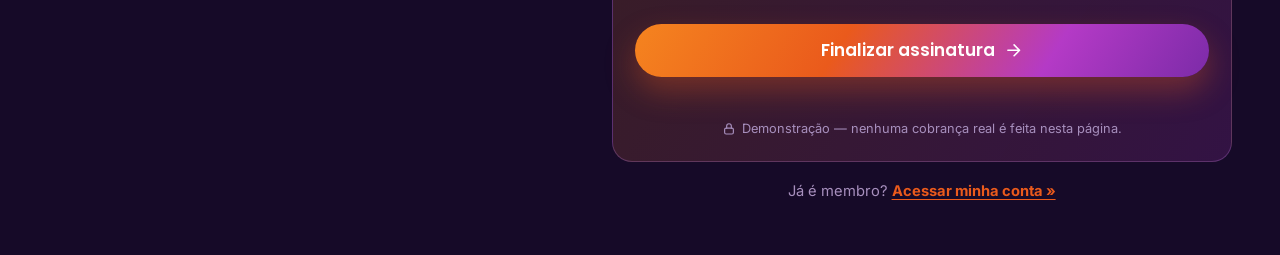
<file: frontend/assinar.html>
<!DOCTYPE html>
<html lang="pt-BR" data-theme="dark">
<head>
<meta charset="UTF-8">
<meta name="viewport" content="width=device-width, initial-scale=1, viewport-fit=cover">
<title>Assinar o Clubbix — Escolha seu plano</title>
<meta name="description" content="Assine o Clubbix e tenha descontos exclusivos em mais de 400 parceiros, além da UNIVAG.">
<meta name="theme-color" content="#2c0e44">
<link rel="icon" type="image/png" href="assets/img/logo.png">
<link rel="preconnect" href="https://fonts.googleapis.com">
<link rel="preconnect" href="https://fonts.gstatic.com" crossorigin>
<link href="https://fonts.googleapis.com/css2?family=Poppins:wght@500;600;700;800&family=Inter:wght@400;500;600;700&display=swap" rel="stylesheet">
<link rel="stylesheet" href="assets/css/style.css?v=13">
<link rel="stylesheet" href="assets/css/painel.css?v=3">
</head>
<body class="page-assinar">

<!-- ===== sprite de ícones ===== -->
<svg width="0" height="0" style="position:absolute" aria-hidden="true"><defs>
  <symbol id="i-arrow" viewBox="0 0 24 24" fill="none" stroke="currentColor" stroke-width="2" stroke-linecap="round" stroke-linejoin="round"><path d="M5 12h13M13 5l7 7-7 7"/></symbol>
  <symbol id="i-check" viewBox="0 0 24 24" fill="none" stroke="currentColor" stroke-width="2.6" stroke-linecap="round" stroke-linejoin="round"><path d="M20 6L9 17l-5-5"/></symbol>
  <symbol id="i-close" viewBox="0 0 24 24" fill="none" stroke="currentColor" stroke-width="2.2" stroke-linecap="round" stroke-linejoin="round"><path d="M18 6L6 18M6 6l12 12"/></symbol>
  <symbol id="i-mail" viewBox="0 0 24 24" fill="none" stroke="currentColor" stroke-width="2" stroke-linecap="round" stroke-linejoin="round"><rect x="3" y="5" width="18" height="14" rx="2.6"/><path d="M3.5 6.5l8.5 6 8.5-6"/></symbol>
  <symbol id="i-user" viewBox="0 0 24 24" fill="none" stroke="currentColor" stroke-width="2" stroke-linecap="round" stroke-linejoin="round"><circle cx="12" cy="8" r="4"/><path d="M4.5 20.5a7.5 7.5 0 0 1 15 0"/></symbol>
  <symbol id="i-lock" viewBox="0 0 24 24" fill="none" stroke="currentColor" stroke-width="2" stroke-linecap="round" stroke-linejoin="round"><rect x="4.5" y="10.5" width="15" height="10" rx="2.5"/><path d="M8 10.5V7a4 4 0 0 1 8 0v3.5"/></symbol>
  <symbol id="i-card" viewBox="0 0 24 24" fill="none" stroke="currentColor" stroke-width="2" stroke-linecap="round" stroke-linejoin="round"><rect x="2.5" y="5" width="19" height="14" rx="3"/><path d="M2.5 10h19"/></symbol>
  <symbol id="i-spark" viewBox="0 0 24 24" fill="currentColor"><path d="M12 2.5l2 5.7 5.7 2-5.7 2-2 5.7-2-5.7-5.7-2 5.7-2 2-5.7z"/></symbol>
  <symbol id="i-star" viewBox="0 0 24 24" fill="currentColor"><path d="M12 3l2.7 5.6 6.1.9-4.4 4.3 1.1 6.1L12 18.2 6.5 21l1.1-6.1L3.2 10.5l6.1-.9L12 3z"/></symbol>
  <symbol id="i-moon" viewBox="0 0 24 24" fill="none" stroke="currentColor" stroke-width="2" stroke-linecap="round" stroke-linejoin="round"><path d="M21 12.6A8.5 8.5 0 1 1 11.4 3a6.6 6.6 0 0 0 9.6 9.6z"/></symbol>
  <symbol id="i-sun" viewBox="0 0 24 24" fill="none" stroke="currentColor" stroke-width="2" stroke-linecap="round" stroke-linejoin="round"><circle cx="12" cy="12" r="4.2"/><path d="M12 2.5v2.6M12 18.9v2.6M4.4 4.4l1.9 1.9M17.7 17.7l1.9 1.9M2.5 12h2.6M18.9 12h2.6M4.4 19.6l1.9-1.9M17.7 6.3l1.9-1.9"/></symbol>
</defs></svg>

<main class="auth">
  <!-- lado roxo · antigravity -->
  <aside class="auth-aside">
    <div class="aside-decor" aria-hidden="true">
      <span class="aside-orb o1"></span>
      <span class="aside-orb o2"></span>
      <span class="aside-orb o3"></span>
      <div class="aside-orbit">
        <span class="aside-ring r1"></span>
        <span class="aside-ring r2"></span>
        <span class="aside-ring r3"></span>
        <img class="aside-core" src="assets/img/logo.png" alt="" width="120" height="118" loading="lazy" decoding="async">
        <div class="aside-sat as1"><span class="aside-chip">Petz</span></div>
        <div class="aside-sat as2"><span class="aside-chip">UNIVAG</span></div>
        <div class="aside-sat as3"><span class="aside-chip">Vivara</span></div>
        <div class="aside-dotw adw1"><span class="aside-dot"></span></div>
        <div class="aside-dotw adw2"><span class="aside-dot"></span></div>
      </div>
    </div>
    <div class="aside-content">
      <span class="aside-tag"><svg class="ico"><use href="#i-spark"/></svg> Falta pouco!</span>
      <h2>Você está a um passo de economizar</h2>
      <p>Mais de 400 parceiros e a UNIVAG esperam por você. Bora?</p>
      <ul class="aside-bullets">
        <li><svg class="ico"><use href="#i-check"/></svg> Desconto na mensalidade UNIVAG</li>
        <li><svg class="ico"><use href="#i-check"/></svg> Em muitos cursos o plano se paga sozinho</li>
        <li><svg class="ico"><use href="#i-check"/></svg> Parcele em até 12x no cartão</li>
      </ul>
    </div>
  </aside>

  <!-- fluxo de assinatura -->
  <section class="auth-main auth-main--wide">
    <div class="assinar-flow reveal">
      <a class="auth-back" href="index.html"><svg class="ico flip"><use href="#i-arrow"/></svg> Voltar para o site</a>
      <a class="auth-brand" href="index.html" aria-label="Clubbix">
        <img src="assets/img/logo.png" alt="" width="34" height="34">
        <span>Clubbix</span>
      </a>
      <h1>Assine o Clubbix</h1>
      <p class="auth-sub">Em poucos minutos você entra pro clube. Sem burocracia, sem letrinha miúda.</p>

      <!-- ── BANNER DE CONVITE (visível somente com ?ref= na URL) ── -->
      <div class="invite-banner" id="inviteBanner" hidden>
        <span class="invite-banner-icon">🎁</span>
        <div class="invite-banner-text">
          <strong>Você foi convidado por um membro do Clubbix!</strong>
          <span>Seu código de convite está reservado abaixo. Use-o para finalizar a adesão.</span>
        </div>
      </div>

      <form id="assinarForm" novalidate>
        <!-- passo 1 -->
        <div class="step-block">
          <h2><span class="step-n">1</span> Escolha seu plano</h2>
          <div class="plan-picks">
            <label class="plan-pick">
              <input type="radio" name="plano" value="basico" data-label="Plano Básico" data-price="R$ 409,99" data-dur="Essencial">
              <span class="pp-card">
                <span class="pp-check"><svg class="ico"><use href="#i-check"/></svg></span>
                <span class="pp-name">Básico</span>
                <span class="pp-dur">Acesso essencial ao clube</span>
                <span class="pp-price">R$ 409,99</span>
                <span class="pp-month">Pague com PIX ou em 12x no cartão<br><small>Taxas podem ser aplicadas para parcelamento no cartão de crédito</small></br></span>
              </span>
            </label>
            <label class="plan-pick">
              <input type="radio" name="plano" value="plus" data-label="Plano Plus" data-price="R$ 699,99" data-dur="Estendido">
              <span class="pp-card">
                <span class="pp-check"><svg class="ico"><use href="#i-check"/></svg></span>
                <span class="pp-name">Plus</span>
                <span class="pp-dur">Tempo estendido, valor reduzido</span>
                <span class="pp-price">R$ 699,99</span>
                <span class="pp-month">Pague com PIX ou em 12x no cartão<br><small>Taxas podem ser aplicadas para parcelamento no cartão de crédito</small></br></span>
            </label>
            <label class="plan-pick">
              <input type="radio" name="plano" value="max" data-label="Plano Max" data-price="R$ 1.199,88" data-dur="Até o Fim">
              <span class="pp-card">
                <span class="pp-badge"><svg class="ico"><use href="#i-star"/></svg> Mais escolhido</span>
                <span class="pp-check"><svg class="ico"><use href="#i-check"/></svg></span>
                <span class="pp-name">Max</span>
                <span class="pp-dur">Até o Fim</span>
                <span class="pp-price">R$ 1.199,88</span>
                <span class="pp-month">Pague com PIX ou em 12x no cartão<br><small>Taxas podem ser aplicadas para parcelamento no cartão de crédito</small></br></span>
              </span>
            </label>
          </div>
        </div>

        <!-- passo 2 -->
        <div class="step-block">
          <h2><span class="step-n">2</span> Seus dados</h2>
          <div class="form-grid">
            <div class="field">
              <label for="aNome">Nome completo</label>
              <div class="input-wrap">
                <svg class="input-ico"><use href="#i-user"/></svg>
                <input type="text" id="aNome" name="nome" placeholder="Seu nome completo" autocomplete="name" required>
              </div>
            </div>
            <div class="field">
              <label for="aEmail">E-mail</label>
              <div class="input-wrap">
                <svg class="input-ico"><use href="#i-mail"/></svg>
                <input type="email" id="aEmail" name="email" placeholder="seu@email.com" autocomplete="email" required>
              </div>
            </div>
            <div class="field">
              <label for="aCpf">CPF</label>
              <input type="text" id="aCpf" name="cpf" placeholder="000.000.000-00" inputmode="numeric" maxlength="14" required>
            </div>
            <div class="field">
              <label for="aTel">WhatsApp</label>
              <input type="tel" id="aTel" name="telefone" placeholder="(65) 90000-0000" inputmode="numeric" maxlength="16" required>
            </div>

            <!-- campo de convite — aparece somente quando ?ref= está na URL -->
            <div class="field field--invite" id="inviteField" hidden>
              <label for="aConvite">
                <svg class="ico" viewBox="0 0 24 24" fill="none" stroke="currentColor" stroke-width="2" stroke-linecap="round" stroke-linejoin="round"><path d="M12 3l2.7 5.6 6.1.9-4.4 4.3 1.1 6.1L12 18.2 6.5 21l1.1-6.1L3.2 10.5l6.1-.9L12 3z"/></svg>
                Código de convite
              </label>
              <div class="input-wrap invite-code-wrap">
                <input type="text" id="aConvite" name="convite" readonly class="invite-code-input" aria-label="Código de convite gerado automaticamente">
              </div>
              <span class="field-hint">Gerado automaticamente pela indicação de quem te convidou.</span>
            </div>
          </div>
        </div>

        <!-- passo 3 -->
        <div class="step-block">
          <h2><span class="step-n">3</span> Pagamento</h2>
          <div class="pay-methods" role="tablist">
            <label class="pay-method">
              <input type="radio" name="pagamento" value="cartao" checked>
              <span><svg class="ico"><use href="#i-card"/></svg> Cartão de crédito</span>
            </label>
            <label class="pay-method">
              <input type="radio" name="pagamento" value="pix">
              <span>⚡ PIX</span>
            </label>
          </div>

          <div class="pay-fields" id="payCard">
            <div class="field">
              <label for="cardNum">Número do cartão</label>
              <div class="input-wrap">
                <svg class="input-ico"><use href="#i-card"/></svg>
                <input type="text" id="cardNum" placeholder="0000 0000 0000 0000" inputmode="numeric" maxlength="19" autocomplete="cc-number">
              </div>
            </div>
            <div class="field">
              <label for="cardName">Nome impresso no cartão</label>
              <input type="text" id="cardName" placeholder="Como está no cartão" autocomplete="cc-name">
            </div>
            <div class="form-grid form-grid--2">
              <div class="field">
                <label for="cardExp">Validade</label>
                <input type="text" id="cardExp" placeholder="MM/AA" inputmode="numeric" maxlength="5" autocomplete="cc-exp">
              </div>
              <div class="field">
                <label for="cardCvv">CVV</label>
                <div class="input-wrap">
                  <svg class="input-ico"><use href="#i-lock"/></svg>
                  <input type="text" id="cardCvv" placeholder="000" inputmode="numeric" maxlength="4" autocomplete="cc-csc">
                </div>
              </div>
            </div>
          </div>

          <div class="pay-pix" id="payPix" hidden>
            <div class="pix-box">
              <span class="pix-qr" aria-hidden="true">⚡</span>
              <div>
                <strong>Pagamento via PIX</strong>
                <p>Ao finalizar, você receberá o QR Code do PIX para concluir a assinatura.</p>
              </div>
            </div>
          </div>
        </div>

        <!-- resumo -->
        <div class="assinar-summary">
          <div class="as-row"><span>Plano selecionado</span><strong id="sumPlan">Selecione um plano acima</strong></div>
          <div class="as-row as-row--total"><span>Total</span><strong id="sumPrice" class="as-total">—</strong></div>
          <button type="submit" class="btn btn-primary btn-block btn-lg">Finalizar assinatura <svg class="ico"><use href="#i-arrow"/></svg></button>
          <p class="auth-msg" id="assinarMsg" role="status"></p>
          <p class="as-disclaimer"><svg class="ico"><use href="#i-lock"/></svg> Demonstração — nenhuma cobrança real é feita nesta página.</p>
        </div>
      </form>

      <p class="auth-alt">Já é membro? <a href="login.html">Acessar minha conta »</a></p>
    </div>
  </section>
</main>

<!-- ===== overlay de sucesso ===== -->
<div class="success-overlay" id="successOverlay" aria-hidden="true">
  <div class="success-card" role="dialog" aria-modal="true" aria-labelledby="successTitle">
    <div class="success-burst" aria-hidden="true">
      <span>🎉</span>
      <span class="sb s1"></span><span class="sb s2"></span><span class="sb s3"></span><span class="sb s4"></span>
    </div>
    <h2 id="successTitle">Assinatura confirmada!</h2>
    <p>Bem-vindo ao Clubbix, <strong id="successName">membro</strong>! Seu clube de descontos já está ativo. 🧡</p>
    <div class="success-info">
      <span id="successPlan">Plano —</span>
      <span>+400 parceiros liberados</span>
    </div>
    <a class="btn btn-primary btn-block btn-lg" id="goClube" href="clube.html">Acessar meu clube <svg class="ico"><use href="#i-arrow"/></svg></a>
    <p class="success-demo">Demonstração — nenhuma cobrança foi realizada.</p>
  </div>
</div>

<script src="assets/js/api.js" defer></script>
<script src="assets/js/painel.js?v=2" defer></script>
</body>
</html>
</file>
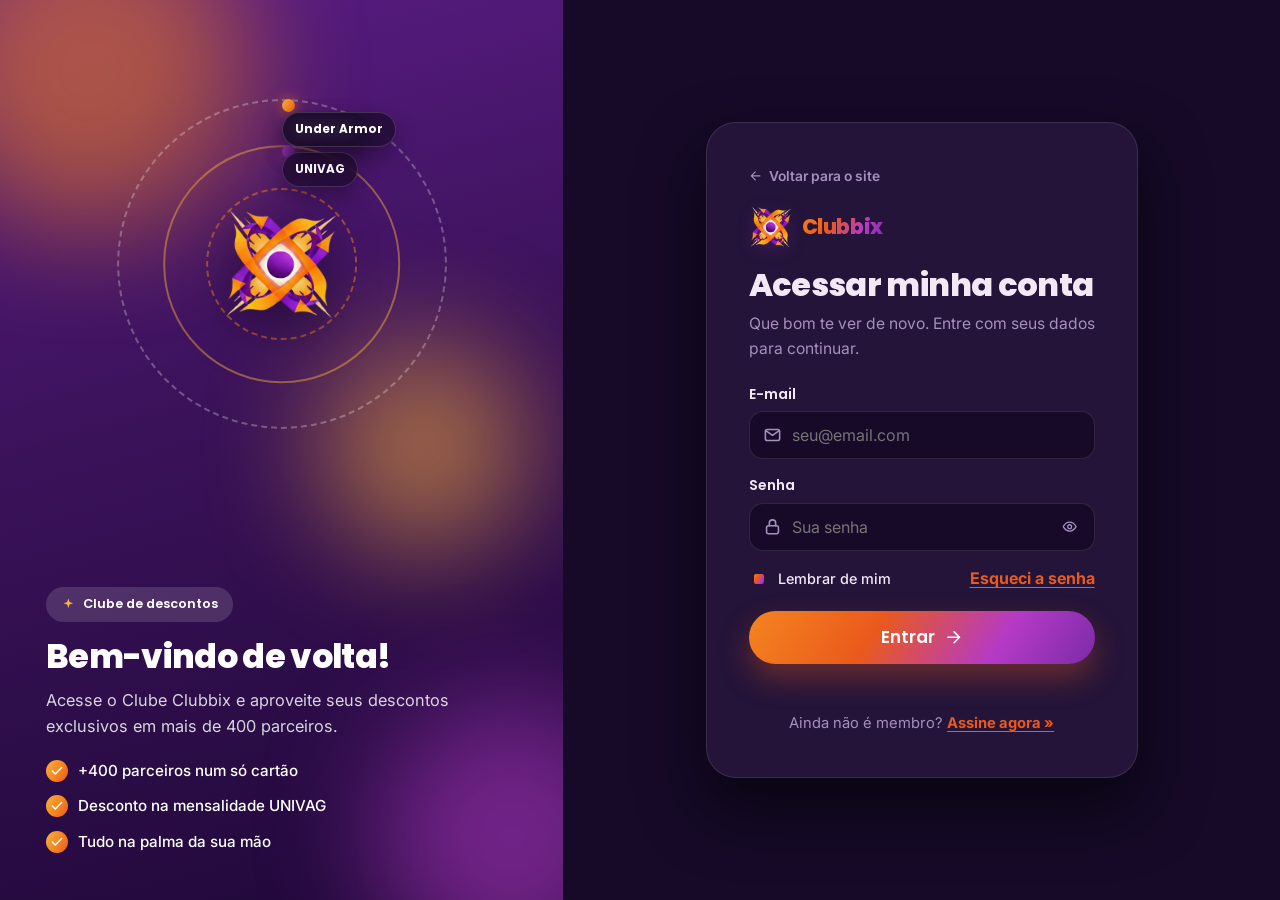
<file: frontend/clube.html>
<!DOCTYPE html>
<html lang="pt-BR" data-theme="dark">
<head>
<meta charset="UTF-8">
<meta name="viewport" content="width=device-width, initial-scale=1, viewport-fit=cover">
<title>Meu Clube — Clubbix</title>
<meta name="description" content="Painel do membro Clubbix: seus descontos exclusivos em mais de 400 parceiros.">
<meta name="theme-color" content="#160a28">
<link rel="icon" type="image/png" href="assets/img/logo.png">
<link rel="preconnect" href="https://fonts.googleapis.com">
<link rel="preconnect" href="https://fonts.gstatic.com" crossorigin>
<link href="https://fonts.googleapis.com/css2?family=Poppins:wght@500;600;700;800&family=Inter:wght@400;500;600;700&display=swap" rel="stylesheet">
<link rel="stylesheet" href="assets/css/style.css?v=13">
<link rel="stylesheet" href="assets/css/painel.css?v=3">
</head>
<body class="page-clube">

<!-- ===== sprite de ícones ===== -->
<svg width="0" height="0" style="position:absolute" aria-hidden="true"><defs>
  <symbol id="i-arrow" viewBox="0 0 24 24" fill="none" stroke="currentColor" stroke-width="2" stroke-linecap="round" stroke-linejoin="round"><path d="M5 12h13M13 5l7 7-7 7"/></symbol>
  <symbol id="i-check" viewBox="0 0 24 24" fill="none" stroke="currentColor" stroke-width="2.6" stroke-linecap="round" stroke-linejoin="round"><path d="M20 6L9 17l-5-5"/></symbol>
  <symbol id="i-close" viewBox="0 0 24 24" fill="none" stroke="currentColor" stroke-width="2.2" stroke-linecap="round" stroke-linejoin="round"><path d="M18 6L6 18M6 6l12 12"/></symbol>
  <symbol id="i-search" viewBox="0 0 24 24" fill="none" stroke="currentColor" stroke-width="2" stroke-linecap="round" stroke-linejoin="round"><circle cx="11" cy="11" r="7"/><path d="M21 21l-4.3-4.3"/></symbol>
  <symbol id="i-logout" viewBox="0 0 24 24" fill="none" stroke="currentColor" stroke-width="2" stroke-linecap="round" stroke-linejoin="round"><path d="M9 21H5.5A1.5 1.5 0 0 1 4 19.5v-15A1.5 1.5 0 0 1 5.5 3H9"/><path d="M16 17l5-5-5-5"/><path d="M21 12H9"/></symbol>
  <symbol id="i-pin" viewBox="0 0 24 24" fill="none" stroke="currentColor" stroke-width="2" stroke-linecap="round" stroke-linejoin="round"><path d="M12 21.5S5 15.8 5 10a7 7 0 0 1 14 0c0 5.8-7 11.5-7 11.5z"/><circle cx="12" cy="10" r="2.6"/></symbol>
  <symbol id="i-spark" viewBox="0 0 24 24" fill="currentColor"><path d="M12 2.5l2 5.7 5.7 2-5.7 2-2 5.7-2-5.7-5.7-2 5.7-2 2-5.7z"/></symbol>
  <symbol id="i-star" viewBox="0 0 24 24" fill="currentColor"><path d="M12 3l2.7 5.6 6.1.9-4.4 4.3 1.1 6.1L12 18.2 6.5 21l1.1-6.1L3.2 10.5l6.1-.9L12 3z"/></symbol>
  <symbol id="i-whats" viewBox="0 0 24 24" fill="currentColor"><path d="M12 2a10 10 0 0 0-8.6 15L2.1 22l5.1-1.3A10 10 0 1 0 12 2zm0 18.3a8.3 8.3 0 0 1-4.2-1.2l-.3-.2-3 .8.8-2.9-.2-.3A8.3 8.3 0 1 1 12 20.3zm4.6-6.2c-.3-.1-1.5-.7-1.7-.8-.2-.1-.4-.1-.6.2-.2.2-.6.7-.8.9-.1.2-.3.2-.5.1a6.8 6.8 0 0 1-3.4-3c-.3-.5.3-.4.7-1.4.1-.1 0-.3 0-.4l-.8-1.9c-.2-.5-.4-.4-.6-.5h-.5a1 1 0 0 0-.7.4 3 3 0 0 0-.9 2.2c0 1.3 1 2.6 1.1 2.7.1.2 1.9 3 4.7 4.2 2.8 1.2 2.8.8 3.3.8.5-.1 1.5-.7 1.7-1.3.2-.6.2-1.1.1-1.2 0-.1-.2-.2-.5-.3z"/></symbol>
  <symbol id="i-moon" viewBox="0 0 24 24" fill="none" stroke="currentColor" stroke-width="2" stroke-linecap="round" stroke-linejoin="round"><path d="M21 12.6A8.5 8.5 0 1 1 11.4 3a6.6 6.6 0 0 0 9.6 9.6z"/></symbol>
  <symbol id="i-sun" viewBox="0 0 24 24" fill="none" stroke="currentColor" stroke-width="2" stroke-linecap="round" stroke-linejoin="round"><circle cx="12" cy="12" r="4.2"/><path d="M12 2.5v2.6M12 18.9v2.6M4.4 4.4l1.9 1.9M17.7 17.7l1.9 1.9M2.5 12h2.6M18.9 12h2.6M4.4 19.6l1.9-1.9M17.7 6.3l1.9-1.9"/></symbol>
</defs></svg>

<!-- ===== barra superior ===== -->
<header class="clube-bar">
  <a class="clube-logo" href="clube.html" aria-label="Clubbix">
    <img src="assets/img/logo.png" alt="" width="40" height="40">
    <span>Clubbix</span>
  </a>
  <div class="clube-bar-actions">
    <a class="clube-site-link" href="index.html">Ver site</a>
    <div class="clube-user">
      <span class="clube-avatar" id="userAvatar">C</span>
      <span class="clube-user-name" id="userNameTop">Membro</span>
    </div>
    <button class="btn btn-ghost btn-sm" id="logoutBtn"><svg class="ico"><use href="#i-logout"/></svg> Sair</button>
  </div>
</header>

<main class="clube-main">
  <!-- boas-vindas + cartão -->
  <section class="clube-hero wrap">
    <div class="clube-greet reveal">
      <span class="sec-eyebrow"><svg class="ico"><use href="#i-spark"/></svg> Seu clube</span>
      <h1>Olá, <span id="memberName" class="grad-text">Membro</span>! 👋</h1>
      <p>Seus descontos exclusivos estão prontos. Bom aproveitar — e economizar muito!</p>
      <div class="clube-stats">
        <div class="cstat"><strong>+400</strong><span>parceiros</span></div>
        <div class="cstat"><strong>12</strong><span>categorias</span></div>
        <div class="cstat"><strong>50%</strong><span>desconto máx.</span></div>
      </div>
    </div>

    <div class="member-card reveal" id="memberCard">
      <div class="mc-shine" aria-hidden="true"></div>
      <div class="mc-top">
        <img src="assets/img/logo.png" alt="" width="38" height="38">
        <span>Cartão de Membro</span>
      </div>
      <div class="mc-chip" aria-hidden="true"></div>
      <div class="mc-name" id="mcName">NOME DO MEMBRO</div>
      <div class="mc-row">
        <div><small>Plano</small><strong id="mcPlan">—</strong></div>
        <div><small>Matrícula</small><strong id="mcId">—</strong></div>
        <div><small>Situação</small><strong class="mc-active">● Ativo</strong></div>
      </div>
    </div>
  </section>

  <!-- descontos -->
  <section class="clube-discounts wrap">
    <div class="disc-head reveal">
      <h2>Seus <span class="grad-text">descontos</span></h2>
      <p>Mais de 400 parceiros esperando por você. Busque, filtre e economize.</p>
    </div>

    <div class="disc-tools reveal">
      <div class="disc-search">
        <svg class="ico"><use href="#i-search"/></svg>
        <input type="search" id="partnerSearch" placeholder="Buscar parceiro pelo nome..." aria-label="Buscar parceiro">
      </div>
      <div class="disc-filters" id="catFilters" role="tablist" aria-label="Categorias">
        <button class="catpill is-active" data-cat="todos">Todos</button>
        <button class="catpill" data-cat="restaurantes">🍔 Restaurantes</button>
        <button class="catpill" data-cat="saude">🩺 Saúde</button>
        <button class="catpill" data-cat="educacao">📚 Educação</button>
        <button class="catpill" data-cat="beleza">💇 Beleza</button>
        <button class="catpill" data-cat="academias">🏋️ Academias</button>
        <button class="catpill" data-cat="moda">🛍️ Moda</button>
        <button class="catpill" data-cat="lazer">🎬 Lazer</button>
        <button class="catpill" data-cat="farmacias">💊 Farmácias</button>
        <button class="catpill" data-cat="pet">🐾 Pet</button>
        <button class="catpill" data-cat="turismo">✈️ Turismo</button>
        <button class="catpill" data-cat="automotivo">🚗 Automotivo</button>
        <button class="catpill" data-cat="servicos">🔧 Serviços</button>
      </div>
    </div>

    <p class="disc-count" id="discCount"></p>
    <div class="partner-grid" id="partnerGrid"></div>
    <p class="partner-empty" id="partnerEmpty" hidden>Nenhum parceiro encontrado por aqui. Tente outra busca ou categoria. 🔎</p>
  </section>
</main>

<footer class="clube-foot">
  <span>© <span id="year">2026</span> Clubbix · Mais que vantagens, momentos.</span>
  <a href="index.html">Voltar ao site »</a>
</footer>

<!-- ===== modal do parceiro ===== -->
<div class="modal" id="partnerModal" aria-hidden="true">
  <div class="modal-backdrop" data-close-modal></div>
  <div class="modal-card" role="dialog" aria-modal="true" aria-labelledby="pmName">
    <button class="modal-close" data-close-modal aria-label="Fechar"><svg class="ico"><use href="#i-close"/></svg></button>
    <span class="pm-emoji" id="pmEmoji" aria-hidden="true">🛍️</span>
    <span class="pm-cat" id="pmCat">Categoria</span>
    <h3 id="pmName">Parceiro</h3>
    <div class="pm-disc" id="pmDisc">20% OFF</div>
    <p class="pm-loc"><svg class="ico"><use href="#i-pin"/></svg> <span id="pmLoc">Cuiabá-MT</span></p>
    <div class="pm-how">
      <strong>Como usar seu desconto</strong>
      <ol>
        <li>Vá até o parceiro e escolha o que quiser.</li>
        <li>Mostre o código abaixo ou o seu cartão de membro.</li>
        <li>Pronto — desconto aplicado na hora!</li>
      </ol>
    </div>
    <div class="pm-code">Código do desconto <b id="pmCode">CLB-0000</b></div>
    <a class="btn btn-primary btn-block" id="pmWhats" href="https://wa.me/5565992527948" target="_blank" rel="noopener noreferrer">
      <svg class="ico"><use href="#i-whats"/></svg> Tirar dúvida no WhatsApp
    </a>
  </div>
</div>

<script src="assets/js/api.js" defer></script>
<script src="assets/js/painel.js?v=2" defer></script>
</body>
</html>
</file>
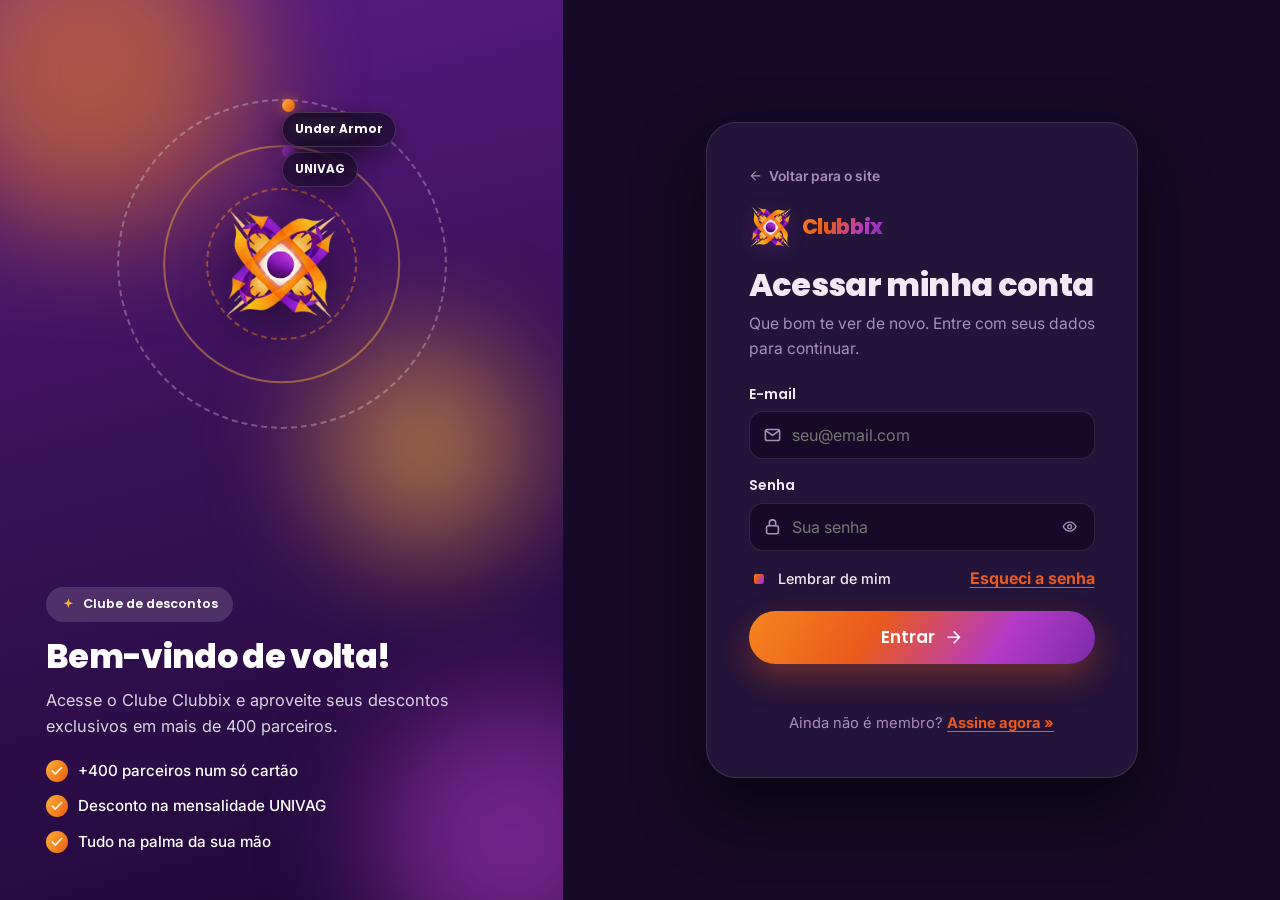
<file: frontend/login.html>
<!DOCTYPE html>
<html lang="pt-BR" data-theme="dark">
<head>
<meta charset="UTF-8">
<meta name="viewport" content="width=device-width, initial-scale=1, viewport-fit=cover">
<title>Acessar minha conta — Clubbix</title>
<meta name="description" content="Acesse o Clube Clubbix e aproveite seus descontos exclusivos em mais de 400 parceiros.">
<meta name="theme-color" content="#2c0e44">
<link rel="icon" type="image/png" href="assets/img/logo.png">
<link rel="preconnect" href="https://fonts.googleapis.com">
<link rel="preconnect" href="https://fonts.gstatic.com" crossorigin>
<link href="https://fonts.googleapis.com/css2?family=Poppins:wght@500;600;700;800&family=Inter:wght@400;500;600;700&display=swap" rel="stylesheet">
<link rel="stylesheet" href="assets/css/style.css?v=13">
<link rel="stylesheet" href="assets/css/painel.css?v=3">
</head>
<body class="page-login">

<!-- ===== sprite de ícones ===== -->
<svg width="0" height="0" style="position:absolute" aria-hidden="true"><defs>
  <symbol id="i-arrow" viewBox="0 0 24 24" fill="none" stroke="currentColor" stroke-width="2" stroke-linecap="round" stroke-linejoin="round"><path d="M5 12h13M13 5l7 7-7 7"/></symbol>
  <symbol id="i-check" viewBox="0 0 24 24" fill="none" stroke="currentColor" stroke-width="2.6" stroke-linecap="round" stroke-linejoin="round"><path d="M20 6L9 17l-5-5"/></symbol>
  <symbol id="i-mail" viewBox="0 0 24 24" fill="none" stroke="currentColor" stroke-width="2" stroke-linecap="round" stroke-linejoin="round"><rect x="3" y="5" width="18" height="14" rx="2.6"/><path d="M3.5 6.5l8.5 6 8.5-6"/></symbol>
  <symbol id="i-lock" viewBox="0 0 24 24" fill="none" stroke="currentColor" stroke-width="2" stroke-linecap="round" stroke-linejoin="round"><rect x="4.5" y="10.5" width="15" height="10" rx="2.5"/><path d="M8 10.5V7a4 4 0 0 1 8 0v3.5"/></symbol>
  <symbol id="i-eye" viewBox="0 0 24 24" fill="none" stroke="currentColor" stroke-width="2" stroke-linecap="round" stroke-linejoin="round"><path d="M2 12s3.6-7 10-7 10 7 10 7-3.6 7-10 7-10-7-10-7z"/><circle cx="12" cy="12" r="3"/></symbol>
  <symbol id="i-eye-off" viewBox="0 0 24 24" fill="none" stroke="currentColor" stroke-width="2" stroke-linecap="round" stroke-linejoin="round"><path d="M3 3l18 18"/><path d="M10.6 5.1A10.7 10.7 0 0 1 12 5c6.4 0 10 7 10 7a18.5 18.5 0 0 1-3.2 4M6.6 6.6A18.4 18.4 0 0 0 2 12s3.6 7 10 7a10.6 10.6 0 0 0 4.3-.9"/><path d="M9.9 9.9a3 3 0 0 0 4.2 4.2"/></symbol>
  <symbol id="i-spark" viewBox="0 0 24 24" fill="currentColor"><path d="M12 2.5l2 5.7 5.7 2-5.7 2-2 5.7-2-5.7-5.7-2 5.7-2 2-5.7z"/></symbol>
  <symbol id="i-moon" viewBox="0 0 24 24" fill="none" stroke="currentColor" stroke-width="2" stroke-linecap="round" stroke-linejoin="round"><path d="M21 12.6A8.5 8.5 0 1 1 11.4 3a6.6 6.6 0 0 0 9.6 9.6z"/></symbol>
  <symbol id="i-sun" viewBox="0 0 24 24" fill="none" stroke="currentColor" stroke-width="2" stroke-linecap="round" stroke-linejoin="round"><circle cx="12" cy="12" r="4.2"/><path d="M12 2.5v2.6M12 18.9v2.6M4.4 4.4l1.9 1.9M17.7 17.7l1.9 1.9M2.5 12h2.6M18.9 12h2.6M4.4 19.6l1.9-1.9M17.7 6.3l1.9-1.9"/></symbol>
</defs></svg>

<main class="auth">
  <!-- lado roxo · antigravity -->
  <aside class="auth-aside">
    <div class="aside-decor" aria-hidden="true">
      <span class="aside-orb o1"></span>
      <span class="aside-orb o2"></span>
      <span class="aside-orb o3"></span>
      <div class="aside-orbit">
        <span class="aside-ring r1"></span>
        <span class="aside-ring r2"></span>
        <span class="aside-ring r3"></span>
        <img class="aside-core" src="assets/img/logo.png" alt="" width="120" height="118" loading="lazy" decoding="async">
        <div class="aside-sat as1"><span class="aside-chip">Dominos</span></div>
        <div class="aside-sat as2"><span class="aside-chip">UNIVAG</span></div>
        <div class="aside-sat as3"><span class="aside-chip">Under Armor</span></div>
        <div class="aside-dotw adw1"><span class="aside-dot"></span></div>
        <div class="aside-dotw adw2"><span class="aside-dot"></span></div>
      </div>
    </div>
    <div class="aside-content">
      <span class="aside-tag"><svg class="ico"><use href="#i-spark"/></svg> Clube de descontos</span>
      <h2>Bem-vindo de volta!</h2>
      <p>Acesse o Clube Clubbix e aproveite seus descontos exclusivos em mais de 400 parceiros.</p>
      <ul class="aside-bullets">
        <li><svg class="ico"><use href="#i-check"/></svg> +400 parceiros num só cartão</li>
        <li><svg class="ico"><use href="#i-check"/></svg> Desconto na mensalidade UNIVAG</li>
        <li><svg class="ico"><use href="#i-check"/></svg> Tudo na palma da sua mão</li>
      </ul>
    </div>
  </aside>

  <!-- formulário -->
  <section class="auth-main">
    <div class="auth-card reveal">
      <a class="auth-back" href="index.html"><svg class="ico flip"><use href="#i-arrow"/></svg> Voltar para o site</a>
      <a class="auth-brand" href="index.html" aria-label="Clubbix">
        <img src="assets/img/logo.png" alt="" width="34" height="34">
        <span>Clubbix</span>
      </a>
      <h1>Acessar minha conta</h1>
      <p class="auth-sub">Que bom te ver de novo. Entre com seus dados para continuar.</p>

      <form id="loginForm" novalidate>
        <div class="field">
          <label for="loginEmail">E-mail</label>
          <div class="input-wrap">
            <svg class="input-ico"><use href="#i-mail"/></svg>
            <input type="email" id="loginEmail" name="email" placeholder="seu@email.com" autocomplete="email" required>
          </div>
        </div>
        <div class="field">
          <label for="loginPass">Senha</label>
          <div class="input-wrap">
            <svg class="input-ico"><use href="#i-lock"/></svg>
            <input type="password" id="loginPass" name="senha" placeholder="Sua senha" autocomplete="current-password" required>
            <button type="button" class="pass-toggle" id="passToggle" aria-label="Mostrar senha"><svg class="ico"><use href="#i-eye"/></svg></button>
          </div>
        </div>
        <div class="auth-row">
          <label class="check"><input type="checkbox" id="remember" checked><span class="check-box"></span>Lembrar de mim</label>
          <button type="button" class="link-btn" id="forgotBtn">Esqueci a senha</button>
        </div>
        <button type="submit" class="btn btn-primary btn-block btn-lg">Entrar <svg class="ico"><use href="#i-arrow"/></svg></button>
        <p class="auth-msg" id="loginMsg" role="status"></p>
      </form>


<p class="auth-alt">Ainda não é membro? <a href="assinar.html">Assine agora »</a></p>
    </div>
  </section>
</main>

<script src="assets/js/api.js" defer></script>
<script src="assets/js/painel.js?v=2" defer></script>
</body>
</html>
</file>
<file: frontend/assets/css/style.css>
/* ========================================================================
   CLUBBIX — Mais que vantagens, momentos
   Paleta laranja/roxo extraída do logo · layout antigravity · mobile-first
   v13 — CSS morto removido · otimização mobile
   ======================================================================== */

/* ----------------------------- TOKENS ---------------------------------- */
:root{
  /* cores da marca */
  --gold:#fbb13c;
  --orange:#f5841f;
  --ember:#ea5a1c;
  --magenta:#b43ac6;
  --violet:#7c2ba8;
  --grape:#4e1773;
  --plum:#2c0e44;

  --ink:#2c0e44;
  --ink-soft:#695a78;
  --cloud:#fdf8f3;
  --card:#ffffff;
  --line:rgba(44,14,68,.10);

  --brand-grad:linear-gradient(122deg,#f5841f 0%,#ea5a1c 36%,#b43ac6 72%,#7c2ba8 100%);
  --warm-grad:linear-gradient(120deg,#fbb13c,#f5841f 55%,#ea5a1c);
  --purple-grad:linear-gradient(135deg,#b43ac6,#7c2ba8 60%,#4e1773);
  --dark-grad:linear-gradient(160deg,#3a1259 0%,#250a3c 60%,#1c0730 100%);

  --r-sm:14px;
  --r:20px;
  --r-lg:30px;
  --pill:999px;

  --shadow-sm:0 4px 14px rgba(44,14,68,.08);
  --shadow:0 16px 38px rgba(44,14,68,.12);
  --shadow-lg:0 30px 64px rgba(44,14,68,.20);
  --shadow-orange:0 14px 30px rgba(234,90,28,.34);
  --shadow-purple:0 14px 34px rgba(124,43,168,.32);

  --header-h:74px;
  --header-bg:rgba(253,248,243,.86);
  --ease:cubic-bezier(.22,.68,.2,1);
}

/* ========================= TEMA ESCURO ================================= */
[data-theme="dark"]{
  --ink:#f3e9f5;
  --ink-soft:#a78fbd;
  --cloud:#160a28;
  --card:#241439;
  --line:rgba(255,255,255,.11);
  --header-bg:rgba(20,9,36,.86);
  --shadow-sm:0 4px 14px rgba(0,0,0,.42);
  --shadow:0 18px 40px rgba(0,0,0,.52);
  --shadow-lg:0 30px 64px rgba(0,0,0,.62);
}

/* botão de tema (claro/escuro) */
.theme-toggle{
  width:42px;height:42px;border-radius:50%;flex:none;
  display:flex;align-items:center;justify-content:center;
  background:var(--card);color:var(--violet);
  border:1px solid var(--line);box-shadow:var(--shadow-sm);
  transition:transform .25s var(--ease),background .2s,color .2s;
}
.theme-toggle:hover{transform:translateY(-2px) rotate(-18deg)}
.theme-toggle .ico{width:20px;height:20px}
.theme-toggle--float{position:fixed;top:16px;right:16px;z-index:70}
.ti-sun{display:none}
[data-theme="dark"] .ti-sun{display:block}
[data-theme="dark"] .ti-moon{display:none}

/* ajustes de contraste no tema escuro */
[data-theme="dark"] .theme-toggle{color:var(--gold)}
[data-theme="dark"] .btn-outline{color:#ecccf8;box-shadow:inset 0 0 0 2px rgba(180,58,198,.55)}
[data-theme="dark"] .btn-ghost{background:rgba(255,255,255,.07);color:#ecccf8}
[data-theme="dark"] .btn-ghost:hover{background:rgba(255,255,255,.13)}
[data-theme="dark"] .eyebrow{color:#ecccf8}
[data-theme="dark"] .tab:hover{background:rgba(255,255,255,.08)}
[data-theme="dark"] .tab-i{color:#d196e8}
[data-theme="dark"] .ring-1{border-color:rgba(208,132,236,.42)}
[data-theme="dark"] .ring-2{border-color:rgba(245,140,45,.5)}
[data-theme="dark"] .ring-3{border-color:rgba(214,120,226,.52)}
[data-theme="dark"] .scroll-cue{border-color:rgba(214,150,240,.5)}
[data-theme="dark"] .blob{opacity:.34}
[data-theme="dark"] .to-top{color:#ecccf8}
[data-theme="dark"] .qr{color:#ecccf8;border-color:rgba(208,132,236,.45)}
[data-theme="dark"] .chat-avatar,[data-theme="dark"] .msg-avatar{background:#fff}
[data-theme="dark"] .plan-card.is-featured{box-shadow:0 0 0 1px rgba(245,140,45,.35),var(--shadow-lg)}

/* ----------------------------- RESET ----------------------------------- */
*,*::before,*::after{box-sizing:border-box;margin:0;padding:0}
/* garante que [hidden] sempre vença regras de display específicas */
[hidden]{display:none !important}
html{
  scroll-behavior:smooth;
  scroll-padding-top:96px;
  -webkit-text-size-adjust:100%;
}
body{
  font-family:'Inter',-apple-system,BlinkMacSystemFont,'Segoe UI',sans-serif;
  color:var(--ink);
  background:var(--cloud);
  line-height:1.6;
  overflow-x:hidden;
  -webkit-font-smoothing:antialiased;
}
img{max-width:100%;display:block}
a{color:inherit;text-decoration:none}
button{font-family:inherit;cursor:pointer;border:none;background:none;color:inherit}
input,select,textarea{font-family:inherit;font-size:1rem}
ul{list-style:none}
h1,h2,h3,h4{font-family:'Poppins',sans-serif;line-height:1.15;font-weight:700;color:var(--ink)}
::selection{background:var(--magenta);color:#fff}

/* foco acessível */
a:focus-visible,button:focus-visible,input:focus-visible,
select:focus-visible,textarea:focus-visible,[tabindex]:focus-visible{
  outline:3px solid var(--magenta);
  outline-offset:2px;
  border-radius:6px;
}

.ico{width:1.15em;height:1.15em;flex:none;display:inline-block;vertical-align:middle}
.grad-text{
  background:var(--brand-grad);
  -webkit-background-clip:text;background-clip:text;
  -webkit-text-fill-color:transparent;color:transparent;
}

/* --------------------------- LAYOUT BASE -------------------------------- */
.wrap{max-width:1180px;margin:0 auto;padding:0 22px;width:100%}
.section{padding:clamp(58px,9vw,118px) 0;position:relative;z-index:1}
header,main,footer,.to-top,.chat-launcher,.chatbot{position:relative}

.section-head{max-width:720px;margin:0 auto clamp(34px,5vw,56px);text-align:center}
.sec-eyebrow{
  display:inline-flex;align-items:center;gap:8px;
  font-family:'Poppins',sans-serif;font-weight:600;font-size:.82rem;
  letter-spacing:.04em;text-transform:uppercase;
  color:var(--ember);
  background:rgba(245,132,31,.12);
  padding:8px 16px;border-radius:var(--pill);margin-bottom:18px;
}
.sec-eyebrow.light{color:#ffd9a8;background:rgba(255,255,255,.14)}
.section h2{font-size:clamp(1.72rem,4vw,2.85rem);font-weight:800;letter-spacing:-.02em}
.sec-lead{margin-top:14px;font-size:clamp(1rem,1.4vw,1.14rem);color:var(--ink-soft)}

/* --------------------------- BACKGROUND --------------------------------- */
.bg-decor{position:fixed;inset:0;z-index:0;pointer-events:none;overflow:hidden}
.blob{
  position:absolute;border-radius:50%;
  filter:blur(70px);opacity:.5;
  will-change:transform;
}
.blob-1{width:46vw;height:46vw;top:-12vw;left:-10vw;
  background:radial-gradient(circle,#f5841f,transparent 70%);
  animation:drift 26s var(--ease) infinite alternate}
.blob-2{width:40vw;height:40vw;top:24vh;right:-14vw;
  background:radial-gradient(circle,#b43ac6,transparent 70%);
  animation:drift 32s var(--ease) infinite alternate-reverse}
.blob-3{width:38vw;height:38vw;bottom:-10vw;left:8vw;
  background:radial-gradient(circle,#7c2ba8,transparent 70%);
  animation:drift 30s var(--ease) infinite alternate}
.blob-4{width:26vw;height:26vw;top:58vh;left:42vw;
  background:radial-gradient(circle,#fbb13c,transparent 70%);
  animation:drift 24s var(--ease) infinite alternate-reverse}
@keyframes drift{
  from{transform:translate3d(0,0,0) scale(1)}
  to{transform:translate3d(6vw,5vh,0) scale(1.16)}
}

/* ---------------------------- BOTÕES ------------------------------------ */
.btn{
  display:inline-flex;align-items:center;justify-content:center;gap:9px;
  font-family:'Poppins',sans-serif;font-weight:600;font-size:.98rem;
  padding:14px 26px;border-radius:var(--pill);
  transition:transform .25s var(--ease),box-shadow .25s var(--ease),background .25s,color .25s;
  white-space:nowrap;line-height:1;text-align:center;
}
.btn .ico{width:1.1em;height:1.1em}
.btn-primary{background:var(--brand-grad);color:#fff;box-shadow:var(--shadow-orange)}
.btn-primary:hover{transform:translateY(-3px);box-shadow:0 20px 38px rgba(234,90,28,.44)}
.btn-outline{background:var(--card);color:var(--violet);box-shadow:inset 0 0 0 2px rgba(124,43,168,.35)}
.btn-outline:hover{transform:translateY(-3px);background:var(--violet);color:#fff;box-shadow:var(--shadow-purple)}
.btn-ghost{background:rgba(124,43,168,.07);color:var(--violet);box-shadow:inset 0 0 0 1.5px var(--line)}
.btn-ghost:hover{transform:translateY(-3px);background:rgba(124,43,168,.13)}
.btn-sm{padding:11px 19px;font-size:.9rem}
.btn-lg{padding:17px 32px;font-size:1.06rem}
.btn-block{width:100%}
.btn:active{transform:translateY(-1px) scale(.99)}

.link-btn{
  font:inherit;color:var(--ember);font-weight:700;
  text-decoration:underline;text-underline-offset:3px;
}
.link-btn:hover{color:var(--magenta)}

/* ---------------------------- HEADER ------------------------------------ */
.site-header{
  position:sticky;top:0;z-index:90;
  background:var(--header-bg);
  backdrop-filter:blur(16px);-webkit-backdrop-filter:blur(16px);
  border-bottom:1px solid var(--line);
  transition:box-shadow .3s,background .3s;
}
.site-header.scrolled{box-shadow:0 8px 26px rgba(44,14,68,.10)}
.header-inner{
  max-width:1180px;margin:0 auto;padding:11px 22px;
  display:flex;align-items:center;gap:18px;
}
.brand{display:flex;align-items:center;gap:11px;flex:none}
.brand-logo{width:32px;height:32px;filter:drop-shadow(0 4px 8px rgba(124,43,168,.28))}
.brand-text{display:flex;flex-direction:column;line-height:1.1}
.brand-name{
  font-family:'Poppins',sans-serif;font-weight:800;font-size:1.32rem;
  letter-spacing:-.02em;
  background:var(--brand-grad);-webkit-background-clip:text;background-clip:text;
  -webkit-text-fill-color:transparent;
}
.brand-tag{font-size:.66rem;color:var(--ink-soft);font-weight:500;letter-spacing:.02em}

.main-nav{display:flex;gap:6px;margin:0 auto;position:relative}
.nav-indicator{
  position:absolute;top:0;left:0;height:100%;z-index:0;
  border-radius:var(--pill);background:var(--brand-grad);
  box-shadow:var(--shadow-orange);pointer-events:none;
  transition:transform .6s cubic-bezier(.25,1,.3,1),width .6s cubic-bezier(.25,1,.3,1);
}
.tab{
  position:relative;z-index:1;
  display:flex;align-items:center;gap:7px;
  font-family:'Poppins',sans-serif;font-weight:600;font-size:.9rem;
  padding:10px 15px;border-radius:var(--pill);
  color:var(--ink-soft);white-space:nowrap;
  transition:color .3s var(--ease),transform .2s;
}
.tab::after{
  content:"";position:absolute;inset:0;z-index:-2;
  border-radius:var(--pill);background:rgba(124,43,168,.08);
  opacity:0;transition:opacity .2s;
}
.tab .tab-i{display:inline-flex;color:var(--violet);transition:color .3s var(--ease)}
.tab:hover{color:var(--ink)}
.tab:hover::after{opacity:1}
.tab.is-active{color:#fff}
.tab.is-active::after{opacity:0}
.tab.is-active .tab-i{color:#fff}
.header-actions{display:flex;gap:9px;align-items:center;flex:none;margin-left:auto}

/* ----------------------------- HERO ------------------------------------- */
.hero{position:relative;z-index:1;padding:clamp(36px,6vw,76px) 0 clamp(64px,8vw,96px)}
.hero-inner{
  max-width:1180px;margin:0 auto;padding:0 22px;
  display:grid;grid-template-columns:1.05fr .95fr;gap:clamp(28px,5vw,68px);
  align-items:center;
}
.eyebrow{
  display:inline-flex;align-items:center;gap:8px;
  font-family:'Poppins',sans-serif;font-weight:600;font-size:.84rem;
  color:var(--violet);
  background:var(--card);box-shadow:var(--shadow-sm);
  padding:9px 17px;border-radius:var(--pill);margin-bottom:22px;
}
.eyebrow .ico{color:var(--gold)}
.hero h1{
  font-size:clamp(2.35rem,6.4vw,4.35rem);font-weight:800;
  letter-spacing:-.03em;line-height:1.04;
}
.hero-lead{
  margin-top:20px;font-size:clamp(1.02rem,1.6vw,1.22rem);
  color:var(--ink-soft);max-width:520px;
}
.hero-lead strong{color:var(--ink);font-weight:700}
.hero-cta{display:flex;flex-wrap:wrap;gap:13px;margin-top:30px}
.hero-stats{
  display:flex;gap:10px;margin-top:34px;flex-wrap:wrap;
}
.stat{
  background:var(--card);border-radius:var(--r);padding:15px 18px;
  box-shadow:var(--shadow-sm);flex:1;min-width:130px;
  border:1px solid var(--line);
}
.stat-num{
  display:block;font-family:'Poppins',sans-serif;font-weight:800;
  font-size:1.6rem;letter-spacing:-.02em;
  background:var(--brand-grad);-webkit-background-clip:text;background-clip:text;
  -webkit-text-fill-color:transparent;
}
.stat-label{font-size:.82rem;color:var(--ink-soft);font-weight:500}
.hero-login{margin-top:24px;font-size:.94rem;color:var(--ink-soft)}
.hero-login a{color:var(--ember);font-weight:700;text-decoration:underline;text-underline-offset:3px}

/* visual orbital */
.hero-visual{display:flex;justify-content:center;align-items:center}
.orbit{
  position:relative;width:clamp(280px,40vw,440px);aspect-ratio:1;
}
.orbit-ring{
  position:absolute;top:50%;left:50%;border-radius:50%;
  transform:translate(-50%,-50%);
}
.ring-1{width:100%;height:100%;border:2px dashed rgba(124,43,168,.32);
  animation:spin 38s linear infinite}
.ring-2{width:74%;height:74%;border:2px solid rgba(245,132,31,.34);
  animation:spin 26s linear infinite reverse}
.ring-3{width:50%;height:50%;border:2px dashed rgba(180,58,198,.4);
  animation:spin 18s linear infinite}
.orbit-glow{
  position:absolute;top:50%;left:50%;width:62%;height:62%;
  transform:translate(-50%,-50%);border-radius:50%;
  background:radial-gradient(circle,rgba(245,132,31,.5),rgba(180,58,198,.28) 55%,transparent 72%);
  filter:blur(18px);animation:pulse 5s ease-in-out infinite;
}
.orbit-core{
  position:absolute;top:50%;left:50%;width:44%;height:auto;z-index:3;
  transform:translate(-50%,-50%);
  filter:drop-shadow(0 18px 30px rgba(124,43,168,.42));
  animation:core-bob 6s ease-in-out infinite;
}
/* satélites em órbita */
.sat{
  position:absolute;top:50%;left:50%;border-radius:50%;
  pointer-events:none;z-index:2;
  animation:sat-orbit var(--dur,44s) linear infinite;
}
.sat>*{
  position:absolute;top:0;left:50%;
  animation:sat-rev var(--dur,44s) linear infinite;
}
.sat-out{width:100%;height:100%;margin:-50% 0 0 -50%;--dur:52s}
.sat-mid{width:74%;height:74%;margin:-37% 0 0 -37%;--dur:40s}
.sat-in{width:50%;height:50%;margin:-25% 0 0 -25%;--dur:30s}
.sat-mid,.sat-mid>*{animation-direction:reverse}
.s1{--angle:0deg}.s2{--angle:120deg}.s3{--angle:240deg}
.s4{--angle:60deg}.s5{--angle:200deg}
.s6{--angle:60deg}.s7{--angle:310deg}.s8{--angle:180deg}
.orbit-img{
  display:block;width:64px;height:64px;border-radius:50%;
  object-fit:contain;
  padding:10px;box-sizing:border-box;
  background:rgba(255,255,255,.07);
  border:2px solid rgba(245,132,31,.6);
  box-shadow:0 0 0 2px rgba(124,43,168,.3),0 0 20px rgba(245,132,31,.4);
  filter:brightness(0) invert(1);
}
.orbit-chip{
  display:block;
  background:rgba(20,9,36,0.65);
  backdrop-filter:blur(8px);-webkit-backdrop-filter:blur(8px);
  border:1px solid rgba(255,255,255,0.15);color:#fff;
  font-family:'Poppins',sans-serif;font-weight:700;font-size:.74rem;
  padding:7px 12px;border-radius:var(--pill);white-space:nowrap;
  box-shadow:0 10px 22px rgba(0,0,0,.3);
}
.orbit-dot{
  display:block;width:13px;height:13px;border-radius:50%;
  background:var(--warm-grad);box-shadow:0 0 14px rgba(245,132,31,.65);
}
.sat-mid .orbit-dot{background:var(--purple-grad)}
@keyframes sat-orbit{
  from{transform:rotate(var(--angle,0deg))}
  to{transform:rotate(calc(var(--angle,0deg) + 360deg))}
}
@keyframes sat-rev{
  from{transform:translate(-50%,-50%) rotate(calc(-1 * var(--angle,0deg)))}
  to{transform:translate(-50%,-50%) rotate(calc(-1 * var(--angle,0deg) - 360deg))}
}

.scroll-cue{
  display:block;width:26px;height:42px;margin:clamp(20px,4vw,42px) auto 0;
  border:2px solid rgba(124,43,168,.4);border-radius:var(--pill);position:relative;
}
.scroll-cue span{
  position:absolute;top:8px;left:50%;width:5px;height:5px;border-radius:50%;
  background:var(--ember);transform:translateX(-50%);
  animation:cue 1.7s ease-in-out infinite;
}
@keyframes cue{0%{opacity:0;top:8px}40%{opacity:1}80%{opacity:0;top:24px}100%{opacity:0}}
@keyframes spin{to{transform:translate(-50%,-50%) rotate(360deg)}}
@keyframes bob{0%,100%{transform:translateY(0)}50%{transform:translateY(-13px)}}
@keyframes pulse{0%,100%{opacity:.7;transform:translate(-50%,-50%) scale(1)}50%{opacity:1;transform:translate(-50%,-50%) scale(1.1)}}
@keyframes core-bob{
  0%,100%{transform:translate(-50%,-50%)}
  50%{transform:translate(-50%,calc(-50% - 14px))}
}

/* ------------------------ 01 · PLANOS ----------------------------------- */
.plans{
  display:grid;grid-template-columns:repeat(4,1fr);gap:18px;align-items:stretch;
}
.plan-card{
  background:var(--card);border-radius:var(--r-lg);
  padding:28px 22px;box-shadow:var(--shadow);
  border:1px solid var(--line);position:relative;
  display:flex;flex-direction:column;
  transition:transform .3s var(--ease),box-shadow .3s var(--ease);
}
.plan-card:hover{transform:translateY(-10px);box-shadow:var(--shadow-lg)}
.plan-card.is-featured{
  background:var(--dark-grad);color:#fff;border:none;
  box-shadow:var(--shadow-lg);transform:scale(1.03);
}
.plan-card.is-featured:hover{transform:scale(1.03) translateY(-10px)}
.plan-card.is-featured .plan-name{color:#fff}
.plan-badge{
  position:absolute;top:-14px;left:50%;transform:translateX(-50%);
  background:var(--warm-grad);color:#fff;
  font-family:'Poppins',sans-serif;font-weight:700;font-size:.76rem;
  padding:7px 16px;border-radius:var(--pill);white-space:nowrap;
  box-shadow:var(--shadow-orange);
}
.plan-tag{
  font-size:.76rem;font-weight:600;color:var(--ember);
  text-transform:uppercase;letter-spacing:.05em;
}
.is-featured .plan-tag{color:var(--gold)}
.plan-name{
  font-family:'Poppins',sans-serif;font-weight:800;font-size:1.5rem;
  margin:6px 0 14px;
}
.plan-price{display:flex;align-items:baseline;gap:3px}
.plan-cur{font-family:'Poppins',sans-serif;font-weight:700;font-size:1.05rem;color:var(--ember)}
.is-featured .plan-cur{color:var(--gold)}
.plan-val{font-family:'Poppins',sans-serif;font-weight:800;font-size:2.05rem;letter-spacing:-.02em}
.plan-dur{display:block;font-size:.84rem;color:var(--ink-soft);margin-top:4px}
.is-featured .plan-dur{color:rgba(255,255,255,.7)}
.plan-feats{margin:18px 0;display:flex;flex-direction:column;gap:11px;flex:1}
.plan-feats li{display:flex;align-items:flex-start;gap:9px;font-size:.92rem;line-height:1.4}
.plan-feats .ico{color:#fff;background:var(--warm-grad);border-radius:50%;
  width:19px;height:19px;padding:3px;margin-top:2px;flex:none}
.is-featured .plan-feats .ico{background:var(--magenta)}

.convenio-note{
  margin-top:30px;text-align:center;font-size:.96rem;color:var(--ink-soft);
  background:var(--card);border:1px solid var(--line);border-radius:var(--r);
  padding:16px 22px;box-shadow:var(--shadow-sm);
  display:flex;align-items:center;gap:10px;justify-content:center;flex-wrap:wrap;
}
.convenio-note .ico{color:var(--gold)}

/* ------------------------- 03 · EXCLUSIVIDADE --------------------------- */
.vs-wrap{
  display:flex;align-items:center;justify-content:center;gap:16px;
  flex-wrap:wrap;margin-bottom:14px;
}
.vs-card{
  background:var(--card);border-radius:var(--r-lg);padding:30px 28px;
  box-shadow:var(--shadow);border:1px solid var(--line);
  flex:1;min-width:230px;max-width:340px;text-align:center;
  display:flex;flex-direction:column;gap:8px;
}
.vs-card.is-bad{opacity:.92}
.vs-card.is-good{
  background:var(--dark-grad);color:#fff;border:none;
  box-shadow:var(--shadow-purple);transform:scale(1.04);
}
.vs-tag{
  font-family:'Poppins',sans-serif;font-weight:700;font-size:.82rem;
  text-transform:uppercase;letter-spacing:.05em;color:var(--ink-soft);
}
.vs-card.is-good .vs-tag{color:var(--gold)}
.vs-price{
  font-family:'Poppins',sans-serif;font-weight:800;
  font-size:clamp(1.8rem,4vw,2.5rem);letter-spacing:-.02em;
}
.vs-card.is-bad .vs-price{text-decoration:line-through;text-decoration-color:var(--ember);color:var(--ink-soft)}
.vs-price small{
  display:inline-block;font-size:.86rem;font-weight:700;vertical-align:middle;
  background:var(--warm-grad);color:#fff;padding:3px 10px;border-radius:var(--pill);
  margin-left:6px;
}
.vs-desc{font-size:.92rem;color:var(--ink-soft)}
.vs-card.is-good .vs-desc{color:rgba(255,255,255,.82)}
.vs-arrow{
  width:48px;height:48px;border-radius:50%;background:var(--brand-grad);
  color:#fff;display:flex;align-items:center;justify-content:center;
  box-shadow:var(--shadow-orange);font-size:1.2rem;flex:none;
}
.vs-note{text-align:center;font-size:.88rem;color:var(--ink-soft);margin-bottom:38px}
.vs-note strong{color:var(--ember)}

.exclusive-points{
  display:grid;grid-template-columns:repeat(3,1fr);gap:18px;
}
.exclusive-points li{
  background:var(--card);border-radius:var(--r);padding:24px;
  box-shadow:var(--shadow-sm);border:1px solid var(--line);
  display:flex;gap:14px;align-items:flex-start;
  transition:transform .28s var(--ease),box-shadow .28s var(--ease);
}
.exclusive-points li:hover{transform:translateY(-7px);box-shadow:var(--shadow)}
.ep-ico{
  width:46px;height:46px;border-radius:14px;flex:none;
  background:var(--brand-grad);color:#fff;font-size:1.1rem;
  display:flex;align-items:center;justify-content:center;
}
.exclusive-points strong{display:block;font-family:'Poppins',sans-serif;font-size:1.02rem;margin-bottom:3px}
.exclusive-points span{font-size:.9rem;color:var(--ink-soft)}

/* ----------------------- PEGADA FILANTRÓPICA ---------------------------- */
.philan-card{
  background:var(--dark-grad);color:#fff;border-radius:var(--r-lg);
  padding:clamp(32px,5vw,64px);box-shadow:var(--shadow-lg);
  display:grid;grid-template-columns:1.4fr .6fr;gap:30px;align-items:center;
  position:relative;overflow:hidden;
}
.philan-card h2{color:#fff;font-size:clamp(1.6rem,3.6vw,2.5rem);margin-top:12px}
.philan-card p{color:rgba(255,255,255,.82);margin-top:12px;max-width:540px}
.progress{margin-top:26px;max-width:540px}
.progress-head{
  display:flex;justify-content:space-between;font-family:'Poppins',sans-serif;
  font-weight:600;font-size:.92rem;margin-bottom:9px;
}
.progress-pct{color:var(--gold)}
.progress-track{height:14px;background:rgba(255,255,255,.14);border-radius:var(--pill);overflow:hidden}
.progress-bar{
  height:100%;width:0;border-radius:var(--pill);
  background:var(--warm-grad);
  transition:width 1.5s var(--ease);
}
.philan-emoji{position:relative;height:160px}
.pe{position:absolute;font-size:2.6rem;filter:drop-shadow(0 6px 12px rgba(0,0,0,.3))}
.pe-1{top:0;left:18%;animation:bob 5s ease-in-out infinite}
.pe-2{top:30%;right:8%;animation:bob 6s ease-in-out infinite .5s}
.pe-3{bottom:6%;left:6%;animation:bob 5.5s ease-in-out infinite 1s}
.pe-4{bottom:18%;right:24%;animation:bob 4.5s ease-in-out infinite .3s}
.philan-img-wrap{display:flex;align-items:center;justify-content:center}
.philan-img{width:100%;max-width:340px;border-radius:var(--r-md);object-fit:contain;filter:drop-shadow(0 8px 24px rgba(0,0,0,.35))}

/* ----------------------------- CONTATO ---------------------------------- */
.bot-banner{
  display:flex;align-items:center;gap:18px;
  background:var(--brand-grad);color:#fff;
  border-radius:var(--r-lg);padding:22px 26px;
  box-shadow:var(--shadow-orange);cursor:pointer;
  margin-bottom:30px;flex-wrap:wrap;
  transition:transform .25s var(--ease),box-shadow .25s var(--ease);
}
.bot-banner:hover{transform:translateY(-4px);box-shadow:0 22px 44px rgba(234,90,28,.4)}
.bot-banner-ico{
  width:54px;height:54px;border-radius:50%;flex:none;
  background:rgba(255,255,255,.2);display:flex;align-items:center;justify-content:center;
  font-size:1.4rem;
}
.bot-banner-txt{flex:1;min-width:200px}
.bot-banner-txt strong{display:block;font-family:'Poppins',sans-serif;font-size:1.1rem}
.bot-banner-txt span{font-size:.9rem;opacity:.92}
.bot-banner-btn{background:#fff;color:var(--ember);flex:none;box-shadow:none}
.bot-banner:hover .bot-banner-btn{transform:none}

.contact-grid{display:grid;grid-template-columns:1.15fr .85fr;gap:24px;align-items:start}
.contact-form{
  background:var(--card);border-radius:var(--r-lg);padding:clamp(24px,3.4vw,36px);
  box-shadow:var(--shadow);border:1px solid var(--line);
}
.contact-form h3{font-size:1.3rem}
.form-hint{font-size:.92rem;color:var(--ink-soft);margin:4px 0 18px}
.field{margin-bottom:15px}
.field label{
  display:block;font-family:'Poppins',sans-serif;font-weight:600;
  font-size:.88rem;margin-bottom:6px;
}
.field input,.field select,.field textarea{
  width:100%;padding:13px 15px;border-radius:var(--r-sm);
  border:1.5px solid var(--line);background:var(--cloud);
  color:var(--ink);transition:border-color .2s,background .2s;
}
.field input:focus,.field select:focus,.field textarea:focus{
  outline:none;border-color:var(--magenta);background:var(--card);
}
.field textarea{resize:vertical;min-height:84px}
.form-feedback{margin-top:12px;font-size:.9rem;font-weight:600;color:var(--ember);min-height:1.2em}

.contact-cards{display:flex;flex-direction:column;gap:13px}
.contact-card{
  display:flex;align-items:center;gap:14px;
  background:var(--card);border-radius:var(--r);padding:18px 20px;
  box-shadow:var(--shadow-sm);border:1px solid var(--line);
  transition:transform .25s var(--ease),box-shadow .25s var(--ease);
}
a.contact-card:hover{transform:translateY(-5px);box-shadow:var(--shadow)}
.c-ico{
  width:46px;height:46px;border-radius:13px;flex:none;
  background:linear-gradient(135deg,rgba(245,132,31,.16),rgba(180,58,198,.16));
  color:var(--violet);display:flex;align-items:center;justify-content:center;
  font-size:1.15rem;
}
.c-ico.c-whats{background:#25d366;color:#fff}
.c-txt{display:flex;flex-direction:column;line-height:1.35}
.c-txt strong{font-family:'Poppins',sans-serif;font-size:.98rem}
.c-txt span{font-size:.88rem;color:var(--ink-soft)}

/* ----------------------------- RODAPÉ ----------------------------------- */
.site-footer{
  background:var(--dark-grad);color:rgba(255,255,255,.78);
  margin-top:20px;position:relative;z-index:1;
}
.footer-top{
  display:grid;grid-template-columns:1.6fr 1fr 1fr 1.2fr;gap:32px;
  padding-top:clamp(46px,6vw,72px);padding-bottom:40px;
}
.footer-brand img{width:44px;height:auto;margin-bottom:12px}
.footer-brand p{font-size:.92rem;max-width:300px}
.socials{display:flex;gap:10px;margin-top:18px}
.socials a{
  width:42px;height:42px;border-radius:50%;
  background:rgba(255,255,255,.1);color:#fff;
  display:flex;align-items:center;justify-content:center;
  transition:background .25s,transform .25s;
}
.socials a:hover{background:var(--brand-grad);transform:translateY(-4px)}
.footer-col{display:flex;flex-direction:column;gap:10px}
.footer-col h4{
  color:#fff;font-size:1rem;margin-bottom:6px;font-weight:700;
}
.footer-col a,.footer-addr,.footer-cnpj{font-size:.9rem;transition:color .2s}
.footer-col a:hover{color:var(--gold)}
.footer-cnpj{margin-top:4px;font-size:.82rem;opacity:.7}
.footer-bottom{
  border-top:1px solid rgba(255,255,255,.12);
  padding:20px 22px;max-width:1180px;margin:0 auto;
  display:flex;justify-content:space-between;gap:12px;flex-wrap:wrap;
  font-size:.84rem;
}

/* --------------------------- VOLTAR AO TOPO ----------------------------- */
.to-top{
  position:fixed;left:20px;bottom:22px;z-index:80;
  width:48px;height:48px;border-radius:50%;
  background:var(--card);color:var(--violet);box-shadow:var(--shadow);
  display:flex;align-items:center;justify-content:center;font-size:1.1rem;
  opacity:0;transform:translateY(20px) scale(.8);pointer-events:none;
  transition:opacity .3s,transform .3s;border:1px solid var(--line);
}
.to-top.show{opacity:1;transform:none;pointer-events:auto}
.to-top:hover{background:var(--brand-grad);color:#fff;transform:translateY(-3px)}

/* ----------------------------- CHATBOT ---------------------------------- */
.chat-launcher{
  position:fixed;right:20px;bottom:22px;z-index:95;
  display:flex;align-items:center;gap:10px;
  background:var(--brand-grad);color:#fff;
  padding:13px 20px 13px 15px;border-radius:var(--pill);
  box-shadow:var(--shadow-orange);
  font-family:'Poppins',sans-serif;font-weight:600;font-size:.95rem;
  transition:transform .25s var(--ease),box-shadow .25s var(--ease),opacity .25s;
}
.chat-launcher:hover{transform:translateY(-4px);box-shadow:0 20px 40px rgba(234,90,28,.46)}
.cl-icon{
  width:34px;height:34px;border-radius:50%;flex:none;
  background:rgba(255,255,255,.22);
  display:flex;align-items:center;justify-content:center;font-size:1.05rem;
}
.cl-ping{
  position:absolute;top:-3px;right:-3px;width:14px;height:14px;border-radius:50%;
  background:var(--gold);border:2.5px solid var(--cloud);
  animation:ping 2s ease-in-out infinite;
}
@keyframes ping{0%,100%{transform:scale(1)}50%{transform:scale(1.35)}}
.chat-launcher.hidden{opacity:0;transform:scale(.6);pointer-events:none}

.chatbot{
  position:fixed;right:20px;bottom:22px;z-index:96;
  width:374px;max-width:calc(100vw - 32px);height:560px;max-height:calc(100vh - 44px);
  background:var(--card);border-radius:var(--r-lg);overflow:hidden;
  box-shadow:var(--shadow-lg);
  display:flex;flex-direction:column;
  opacity:0;transform:translateY(28px) scale(.94);pointer-events:none;
  transform-origin:bottom right;
  transition:opacity .32s var(--ease),transform .32s var(--ease);
}
.chatbot.is-open{opacity:1;transform:none;pointer-events:auto}
.chat-head{
  display:flex;align-items:center;gap:11px;
  background:var(--brand-grad);color:#fff;padding:15px 16px;
}
.chat-avatar{width:36px;height:36px;border-radius:50%;background:var(--card);padding:3px;flex:none}
.chat-id{flex:1;line-height:1.25}
.chat-id strong{font-family:'Poppins',sans-serif;font-size:1.06rem;display:block}
.chat-id span{font-size:.78rem;opacity:.92;display:flex;align-items:center;gap:6px}
.online-dot{width:8px;height:8px;border-radius:50%;background:#3ddc84;display:inline-block;
  box-shadow:0 0 0 3px rgba(61,220,132,.3)}
.chat-close{
  width:34px;height:34px;border-radius:50%;
  background:rgba(255,255,255,.18);color:#fff;
  display:flex;align-items:center;justify-content:center;
  transition:background .2s;flex:none;
}
.chat-close:hover{background:rgba(255,255,255,.32)}
.chat-body{
  flex:1;overflow-y:auto;padding:18px 16px;
  display:flex;flex-direction:column;gap:12px;
  background:var(--cloud);scroll-behavior:smooth;
}
.msg{display:flex;gap:9px;align-items:flex-end;max-width:88%;
  animation:msgIn .35s var(--ease) both}
@keyframes msgIn{from{opacity:0;transform:translateY(10px)}to{opacity:1;transform:none}}
.msg-avatar{
  width:30px;height:30px;border-radius:50%;flex:none;background:var(--card);
  padding:2px;box-shadow:var(--shadow-sm);
}
.msg-bubble{
  padding:11px 15px;border-radius:18px;font-size:.92rem;line-height:1.5;
}
.msg.bot .msg-bubble{
  background:var(--card);border:1px solid var(--line);border-bottom-left-radius:5px;
  box-shadow:var(--shadow-sm);
}
.msg.bot .msg-bubble strong{color:var(--ember)}
.msg.bot .msg-bubble a{color:var(--magenta);font-weight:700;text-decoration:underline}
.msg.user{align-self:flex-end;flex-direction:row-reverse}
.msg.user .msg-bubble{
  background:var(--brand-grad);color:#fff;border-bottom-right-radius:5px;
}
.quick-replies{display:flex;flex-wrap:wrap;gap:8px;padding:2px 0 4px}
.qr{
  background:var(--card);border:1.5px solid rgba(124,43,168,.3);
  color:var(--violet);font-family:'Poppins',sans-serif;font-weight:600;
  font-size:.82rem;padding:8px 13px;border-radius:var(--pill);
  transition:background .2s,color .2s,transform .2s;
}
.qr:hover{background:var(--violet);color:#fff;transform:translateY(-2px)}
.chat-typing{display:flex;gap:4px;padding:13px 16px}
.chat-typing span{
  width:7px;height:7px;border-radius:50%;background:var(--magenta);
  animation:typing 1.3s ease-in-out infinite;
}
.chat-typing span:nth-child(2){animation-delay:.2s}
.chat-typing span:nth-child(3){animation-delay:.4s}
@keyframes typing{0%,60%,100%{opacity:.3;transform:translateY(0)}30%{opacity:1;transform:translateY(-5px)}}
.chat-foot{padding:11px 13px;border-top:1px solid var(--line);background:var(--card)}
.chat-foot form{display:flex;gap:8px}
.chat-input{
  flex:1;padding:12px 16px;border-radius:var(--pill);
  border:1.5px solid var(--line);background:var(--cloud);
}
.chat-input:focus{outline:none;border-color:var(--magenta);background:var(--card)}
.chat-send{
  width:46px;height:46px;border-radius:50%;flex:none;
  background:var(--brand-grad);color:#fff;
  display:flex;align-items:center;justify-content:center;font-size:1.05rem;
  transition:transform .2s;
}
.chat-send:hover{transform:scale(1.08)}

/* --------------------------- REVEAL ANIM -------------------------------- */
.reveal{opacity:0;transform:translateY(34px);
  transition:opacity .7s var(--ease),transform .7s var(--ease)}
.reveal.is-visible{opacity:1;transform:none}

/* ----------------------------- RESPONSIVO ------------------------------- */
@media (max-width:1080px){
  .plans{grid-template-columns:repeat(2,1fr)}
  .plan-card.is-featured{transform:none}
  .plan-card.is-featured:hover{transform:translateY(-10px)}
}
@media (max-width:980px){
  :root{--header-h:118px}
  html{scroll-padding-top:128px}
  .header-inner{flex-wrap:wrap;gap:10px;padding:10px 16px}
  .brand{order:1}
  .header-actions{order:2}
  .main-nav{
    order:3;width:100%;margin:0;
    overflow-x:auto;overflow-y:hidden;
    padding-bottom:3px;
    scrollbar-width:none;
    -webkit-overflow-scrolling:touch;
  }
  .main-nav::-webkit-scrollbar{display:none}
  .tab{flex:none;scroll-snap-align:start}
  .hero-inner{grid-template-columns:1fr;text-align:center}
  .hero-lead{margin-left:auto;margin-right:auto}
  .hero-cta,.hero-stats{justify-content:center}
  .hero-visual{order:-1}
  .orbit{width:clamp(250px,68vw,360px)}
  .contact-grid{grid-template-columns:1fr}
  .philan-card{grid-template-columns:1fr}
  .philan-emoji{height:120px;order:-1}
  .philan-img-wrap{order:-1}
  .exclusive-points{grid-template-columns:1fr}
  .footer-top{grid-template-columns:1fr 1fr}
}
@media (max-width:640px){
  .wrap{padding:0 16px}
  .hero-inner{padding:0 16px}
  .plans{grid-template-columns:1fr;max-width:380px;margin:0 auto}
  .vs-card.is-good{transform:none}
  .vs-arrow{transform:rotate(90deg)}
  .footer-top{grid-template-columns:1fr;gap:24px}
  .brand-tag{display:none}
  .hero-stats .stat{min-width:calc(50% - 5px)}
  .orbit-chip{font-size:.66rem;padding:6px 11px;gap:5px}
  .sat-mid,.sat-in,.s6{display:none}
  .chat-launcher .cl-label{display:none}
  .chat-launcher{padding:14px}
  .cl-icon{width:30px;height:30px}
  .bot-banner{padding:18px}
  .to-top{left:14px;bottom:16px}
  .chat-launcher{right:28px;bottom:30px}
  .chatbot{right:10px;bottom:10px;height:calc(100vh - 24px)}
}
@media (max-width:380px){
  .hero-stats .stat{min-width:100%}
}

/* --------------------- MOVIMENTO REDUZIDO ------------------------------- */
@media (prefers-reduced-motion:reduce){
  *,*::before,*::after{
    animation-duration:.001ms!important;animation-iteration-count:1!important;
    transition-duration:.001ms!important;scroll-behavior:auto!important;
  }
  .reveal,.reveal-left,.reveal-right,.reveal-scale{
    opacity:1!important;transform:none!important;animation:none!important;
  }
  .hero-enter,.hero-enter-delay{opacity:1;transform:none;animation:none}
}

/* ---------------------- ANIMAÇÕES DE ENTRADA HERO ----------------------- */
@keyframes heroFadeUp{
  from{opacity:0;transform:translateY(32px)}
  to{opacity:1;transform:none}
}
.hero-enter{
  animation:heroFadeUp .9s var(--ease) both;
}
.hero-enter-delay{
  animation:heroFadeUp 1s var(--ease) .22s both;
}

/* ------------------- KEYFRAMES — idênticos ao Prototipo 2 --------------- */
/* Saída: 0.6s suave */
@keyframes pageExitLeft{
  from{opacity:1;transform:translateX(0) scale(1)}
  to  {opacity:0;transform:translateX(-100vw) scale(.985)}
}
@keyframes pageExitRight{
  from{opacity:1;transform:translateX(0) scale(1)}
  to  {opacity:0;transform:translateX(100vw) scale(.985)}
}
/* Entrada: 0.6s suave */
@keyframes pageEnterRight{
  from{opacity:0;transform:translateX(100vw) scale(.985)}
  to  {opacity:1;transform:translateX(0) scale(1)}
}
@keyframes pageEnterLeft{
  from{opacity:0;transform:translateX(-100vw) scale(.985)}
  to  {opacity:1;transform:translateX(0) scale(1)}
}
@keyframes pageEnterUp{
  from{opacity:0;transform:translateY(48px) scale(.985)}
  to  {opacity:1;transform:translateX(0) scale(1)}
}
@keyframes pageScaleIn{
  from{opacity:0;transform:scale(.94)}
  to  {opacity:1;transform:scale(1)}
}

/* ------------------- REVEALS DIRECIONAIS (scroll-triggered) ------------- */
/*
  Elementos ficam invisíveis até entrar na viewport.
  Ao receber .is-visible via IntersectionObserver, dispara
  a animação exata do Prototipo 2.
*/
.reveal-left{opacity:0}
.reveal-right{opacity:0}
.reveal-scale{opacity:0}

/* entra pela direita → elemento do lado esquerdo da tela */
.reveal-left.is-visible{
  animation:pageEnterRight .62s cubic-bezier(.16,1,.3,1) both;
}
/* entra pela esquerda → elemento do lado direito da tela */
.reveal-right.is-visible{
  animation:pageEnterLeft .62s cubic-bezier(.16,1,.3,1) both;
}
/* escala de entrada suave */
.reveal-scale.is-visible{
  animation:pageScaleIn .62s cubic-bezier(.16,1,.3,1) both;
}

/* .reveal base agora também usa o spring exato (vindo de baixo) */
.reveal{opacity:0;transform:translateY(34px)}
.reveal.is-visible{
  opacity:1;transform:none;
  transition:opacity .62s cubic-bezier(.16,1,.3,1),
             transform .62s cubic-bezier(.16,1,.3,1);
}

/* delay escalonado preservado para filhos (aplicado via JS) */

/* ---------------------- CALCULADORA DE CURSOS --------------------------- */
.course-calc{
  display:grid;grid-template-columns:1fr 1fr;gap:0;
  background:var(--card);border-radius:var(--r-lg);
  overflow:hidden;box-shadow:var(--shadow);border:1px solid var(--line);
}

.cc-left{
  padding:clamp(28px,4vw,48px);
  border-right:1px solid var(--line);
  display:flex;flex-direction:column;gap:18px;
}
.cc-label{
  font-family:'Poppins',sans-serif;font-weight:700;font-size:1rem;
  color:var(--ink);line-height:1.4;
}
.cc-select-wrap{
  position:relative;
}
.cc-select-wrap select{
  width:100%;padding:15px 44px 15px 16px;border-radius:var(--r);
  border:2px solid var(--line);background:var(--cloud);
  color:var(--ink);font-family:'Poppins',sans-serif;
  font-size:1rem;font-weight:600;
  appearance:none;-webkit-appearance:none;
  cursor:pointer;
  transition:border-color .2s,background .2s;
}
.cc-select-wrap select:focus{
  outline:none;border-color:var(--magenta);background:var(--card);
}
.cc-chevron{
  position:absolute;right:14px;top:50%;transform:translateY(-50%);
  color:var(--violet);pointer-events:none;width:20px;height:20px;
}
.cc-right{
  padding:clamp(28px,4vw,48px);
  background:var(--dark-grad);
  display:flex;flex-direction:column;gap:16px;
  justify-content:center;
}
.cc-metric{display:flex;flex-direction:column;gap:4px}
.cc-metric-label{
  font-size:.8rem;font-weight:600;text-transform:uppercase;
  letter-spacing:.06em;color:rgba(255,255,255,.6);
}
.cc-metric-val{
  font-family:'Poppins',sans-serif;font-weight:800;
  font-size:1.55rem;color:rgba(255,255,255,.88);
  transition:all .35s var(--ease);
}
.cc-metric-val.cc-accent{
  font-size:1.75rem;
  background:var(--warm-grad);-webkit-background-clip:text;background-clip:text;
  -webkit-text-fill-color:transparent;
}
.cc-metric-val.cc-accent-lg{
  font-size:2.1rem;
  background:var(--warm-grad);-webkit-background-clip:text;background-clip:text;
  -webkit-text-fill-color:transparent;
}
.cc-metric-val.cc-highlight{
  font-size:1.65rem;color:var(--gold);
}
.cc-divider{height:1px;background:rgba(255,255,255,.1);margin:4px 0}
.cc-note{
  font-size:.78rem;color:rgba(255,255,255,.45);line-height:1.5;
  font-style:italic;margin-top:4px;
}

/* empty state */
.cc-right.is-empty .cc-metric-val{color:rgba(255,255,255,.25)}

@media(max-width:820px){
  .course-calc{grid-template-columns:1fr}
  .cc-left{border-right:none;border-bottom:1px solid var(--line)}
}

/* ---------------------- SEÇÃO INDIQUE E GANHE --------------------------- */
.referral-wrap{
  display:grid;grid-template-columns:1fr 1.2fr;gap:clamp(24px,4vw,56px);
  align-items:start;
}

/* passos lado esquerdo */
.referral-steps{
  display:flex;flex-direction:column;gap:24px;
  padding:clamp(24px,3vw,38px);
  background:var(--card);border-radius:var(--r-lg);
  box-shadow:var(--shadow-sm);border:1px solid var(--line);
}
.ref-step{
  display:flex;align-items:flex-start;gap:16px;
}
.ref-num{
  width:46px;height:46px;border-radius:50%;flex:none;
  background:var(--brand-grad);color:#fff;
  font-family:'Poppins',sans-serif;font-weight:800;font-size:1.2rem;
  display:flex;align-items:center;justify-content:center;
  box-shadow:var(--shadow-orange);
}
.ref-step div{padding-top:6px}
.ref-step strong{
  display:block;font-family:'Poppins',sans-serif;font-size:1rem;margin-bottom:3px;
}
.ref-step p{font-size:.9rem;color:var(--ink-soft);line-height:1.5}

.ref-badge{
  display:flex;align-items:center;gap:10px;
  margin-top:8px;padding:14px 18px;border-radius:var(--r);
  background:linear-gradient(120deg,rgba(245,132,31,.12),rgba(180,58,198,.12));
  border:1px solid rgba(245,132,31,.2);
  font-family:'Poppins',sans-serif;font-weight:600;font-size:.9rem;
  color:var(--ember);
}
.ref-badge .ico{color:var(--gold);font-size:1.2rem}

/* card formulário direito */
.referral-card{
  background:var(--card);border-radius:var(--r-lg);
  padding:clamp(24px,3.5vw,40px);
  box-shadow:var(--shadow);border:1px solid var(--line);
}
.referral-card h3{font-size:1.35rem;margin-bottom:6px}
.ref-card-lead{font-size:.92rem;color:var(--ink-soft);margin-bottom:20px}

.ref-error{
  min-height:1.2em;font-size:.88rem;
  color:var(--ember);font-weight:600;margin-top:6px;
}

.ref-result{
  display:none;margin-top:22px;
  padding:18px;border-radius:var(--r);
  background:linear-gradient(120deg,rgba(245,132,31,.08),rgba(180,58,198,.08));
  border:1px solid rgba(245,132,31,.2);
  animation:heroFadeUp .4s var(--ease) both;
}
.ref-result.visible{display:block}
.ref-result-label{
  font-family:'Poppins',sans-serif;font-weight:700;font-size:.92rem;
  color:var(--ember);display:flex;align-items:center;gap:7px;margin-bottom:12px;
}
.ref-result-label .ico{color:var(--gold)}

.ref-link-row{
  display:flex;gap:9px;margin-bottom:12px;
}
.ref-link-row input{
  flex:1;padding:11px 14px;border-radius:var(--r-sm);
  border:1.5px solid var(--line);background:var(--cloud);
  color:var(--ink);font-size:.86rem;font-family:'Inter',sans-serif;
}
.ref-whats-btn{margin-top:4px}

.ref-terms{
  font-size:.78rem;color:var(--ink-soft);margin-top:18px;
  text-align:center;font-style:italic;
}

@media(max-width:860px){
  .referral-wrap{grid-template-columns:1fr}
}

/* =========================================================================
   TAB PANELS — Animação Slide Lateral (Protótipo 2)
   ========================================================================= */

/* ── Estado padrão / ativo ─────────────────────────────────────────────── */
.tab-panel{ display:none; }
.tab-panel.is-active{ display:block; }

/* ── SAÍDA ─────────────────────────────────────────────────────────────── */
.tab-panel.is-exiting{
  display:block;
  position:absolute;
  top:0;left:0;width:100%;
  pointer-events:none;
  z-index:5;
  will-change:opacity,transform;
}
.tab-panel.is-exiting.exit-next .panel-inner{
  animation:pageExitLeft .6s cubic-bezier(.25,1,.3,1) both;
}
.tab-panel.is-exiting.exit-prev .panel-inner{
  animation:pageExitRight .6s cubic-bezier(.25,1,.3,1) both;
}

/* ── ENTRADA ───────────────────────────────────────────────────────────── */
.tab-panel.is-active.enter-next,
.tab-panel.is-active.enter-prev{
  will-change:opacity,transform;
}
.tab-panel.is-active.enter-next .panel-inner{
  animation:pageEnterRight .6s cubic-bezier(.25,1,.3,1) both;
}
.tab-panel.is-active.enter-prev .panel-inner{
  animation:pageEnterLeft .6s cubic-bezier(.25,1,.3,1) both;
}

/* Container root dos painéis — position:relative para o painel
   com is-exiting (position:absolute) ficar dentro dos limites */
.tab-panels-root{
  position:relative;
}

/* ── PLANOS 3 COLUNAS (substitui grid de 4) ── */
.plans-3{
  grid-template-columns:repeat(3,1fr) !important;
  max-width:860px;
  margin-left:auto;
  margin-right:auto;
}
@media(max-width:860px){
  .plans-3{grid-template-columns:1fr !important;max-width:400px}
}

/* ── CALCULADORA DISCRETA (dentro do painel Exclusividade) ── */
.calc-section-inner{
  margin-top:clamp(40px,5vw,64px);
}
.calc-inner-title{
  font-size:clamp(1.1rem,2vw,1.4rem);font-weight:700;
  margin-bottom:24px;text-align:center;
}

/* ── NÚMEROS FILANTROPIA ── */
.philan-numbers{
  display:grid;grid-template-columns:repeat(3,1fr);gap:16px;
  margin-top:clamp(28px,4vw,42px);
}
.philan-num-item{
  background:var(--card);border-radius:var(--r-lg);padding:28px 20px;
  text-align:center;border:1px solid var(--line);box-shadow:var(--shadow-sm);
}
.philan-big{
  display:block;font-family:'Poppins',sans-serif;font-weight:800;
  font-size:clamp(2rem,4vw,2.8rem);letter-spacing:-.02em;
  background:var(--brand-grad);-webkit-background-clip:text;background-clip:text;
  -webkit-text-fill-color:transparent;
}
.philan-lbl{
  font-size:.86rem;color:var(--ink-soft);font-weight:500;margin-top:4px;display:block;
}
@media(max-width:640px){
  .philan-numbers{grid-template-columns:1fr}
}

/* ── NAVEGAÇÃO DOS PAINÉIS NO RODAPÉ ── */
a[data-panel-link]{cursor:pointer}

/* nav badge — plano máximo ativo */
.nav-max-badge{
  background:linear-gradient(122deg,#f5841f,#b43ac6) !important;
  color:#fff !important;
  box-shadow:none !important;
  pointer-events:none;
  opacity:.9;
  font-size:.78rem !important;
  letter-spacing:.03em;
}

/* ── SEPARADOR VISUAL ENTRE SEÇÕES ── */
.section::before{
  content:'';display:block;
  height:1px;width:60%;margin:0 auto;
  background:linear-gradient(90deg,transparent,var(--line) 30%,var(--line) 70%,transparent);
  position:absolute;top:0;left:50%;transform:translateX(-50%);
  pointer-events:none;
}
.hero::before,.site-footer::before,.tab-panels-root::before{display:none}

/* ====================================================================
   PREVIEW DE DESCONTOS — aba Exclusividade
   ==================================================================== */
.disc-preview{ margin-top:56px }
.disc-preview-head{ text-align:center;margin-bottom:32px }
.disc-preview-head h3{
  font-family:'Poppins',sans-serif;font-weight:700;
  font-size:clamp(1.2rem,2.5vw,1.6rem);margin:8px 0 10px;
}
.disc-preview-head p{ font-size:.94rem;color:var(--ink-soft);max-width:520px;margin:0 auto }

.disc-grid{
  display:grid;
  grid-template-columns:repeat(auto-fill,minmax(210px,1fr));
  gap:16px;
}

.disc-card{
  background:var(--card);border-radius:var(--r);
  border:1px solid var(--line);
  padding:22px 18px 18px;
  display:flex;flex-direction:column;align-items:center;
  text-align:center;gap:6px;
  box-shadow:var(--shadow-sm);
  transition:transform .22s var(--ease),box-shadow .22s var(--ease);
}
.disc-card:hover{ transform:translateY(-4px);box-shadow:var(--shadow) }

.dc-emoji-wrap{
  width:54px;height:54px;border-radius:14px;
  background:linear-gradient(135deg,rgba(245,132,31,.12),rgba(180,58,198,.12));
  border:1px solid rgba(245,132,31,.2);
  display:flex;align-items:center;justify-content:center;
  font-size:1.7rem;margin-bottom:6px;
}
.dc-cat{
  font-size:.66rem;font-weight:700;letter-spacing:.1em;
  text-transform:uppercase;color:var(--orange);
}
.dc-name{
  font-family:'Poppins',sans-serif;font-size:.98rem;font-weight:700;
  color:var(--ink);line-height:1.25;
}
.dc-pct{
  font-family:'Poppins',sans-serif;font-size:1.55rem;font-weight:800;
  background:var(--brand-grad);-webkit-background-clip:text;
  -webkit-text-fill-color:transparent;background-clip:text;
  line-height:1.1;
}
.dc-loc{
  display:flex;align-items:center;gap:3px;justify-content:center;
  font-size:.76rem;color:var(--ink-soft);
}

/* código borrado */
.dc-code-wrap{
  position:relative;width:100%;margin-top:10px;
  padding:12px 14px 10px;
  border:1.5px dashed rgba(255,255,255,.15);
  border-radius:var(--r-sm);
  background:rgba(0,0,0,.18);
  overflow:hidden;
}
.dc-code-label{
  display:block;font-size:.58rem;letter-spacing:.1em;
  text-transform:uppercase;color:var(--ink-soft);margin-bottom:3px;
}
.dc-code{
  display:block;
  font-family:'Poppins',sans-serif;font-size:1.05rem;font-weight:700;
  color:var(--ink);letter-spacing:.12em;
  filter:blur(5px);user-select:none;pointer-events:none;
}
.dc-lock{
  position:absolute;inset:0;
  display:flex;flex-direction:column;align-items:center;justify-content:center;gap:3px;
  background:rgba(20,9,36,.55);backdrop-filter:blur(1px);
  border-radius:var(--r-sm);
}
.dc-lock span:first-child{ font-size:1rem;line-height:1 }
.dc-lock-txt{
  font-size:.68rem;font-weight:700;color:var(--orange);
  white-space:nowrap;letter-spacing:.02em;
}

/* CTA final */
.disc-cta-note{
  text-align:center;margin-top:32px;
}

@media(max-width:640px){
  .disc-grid{ grid-template-columns:repeat(2,1fr);gap:12px }
  .disc-card{ padding:16px 12px 14px }
  .dc-pct{ font-size:1.3rem }
}
@media(max-width:360px){
  .disc-grid{ grid-template-columns:1fr }
}

/* ── RESPONSIVO EXTRA ── */
@media(max-width:640px){
  .referral-steps{padding:20px}
  .cc-left,.cc-right{padding:22px}
  .philan-card{grid-template-columns:1fr}
  .philan-emoji{display:none}
  .philan-img{max-width:260px}
}

/* ====================================================================
   INDIQUE E GANHE — gate de sessão + badge de membro
   ==================================================================== */

/* gate: não logado */
.ref-auth-gate{
  display:flex;flex-direction:column;align-items:center;gap:14px;
  text-align:center;padding:24px 16px;
  border-radius:var(--r);
  background:linear-gradient(135deg,rgba(245,132,31,.07),rgba(180,58,198,.07));
  border:1.5px dashed rgba(255,255,255,.15);
  margin-bottom:18px;
}
.ref-auth-icon{font-size:2rem;line-height:1}
.ref-auth-gate p{font-size:.9rem;color:var(--ink-soft);line-height:1.55}
.ref-auth-gate .btn{margin-top:4px}
.ref-login-link{margin-top:2px !important;font-size:.88rem}

/* badge: membro logado */
.ref-member-badge{
  display:flex;align-items:center;gap:13px;
  padding:14px 16px;border-radius:var(--r-sm);
  background:linear-gradient(120deg,rgba(245,132,31,.1),rgba(180,58,198,.1));
  border:1.5px solid rgba(245,132,31,.28);
  margin-bottom:16px;
}
.rmb-avatar{
  width:42px;height:42px;border-radius:50%;flex:none;
  background:var(--brand-grad);
  display:flex;align-items:center;justify-content:center;
  font-family:'Poppins',sans-serif;font-weight:700;font-size:.95rem;color:#fff;
}
.rmb-info{display:flex;flex-direction:column;gap:2px;flex:1;min-width:0}
.rmb-name{font-family:'Poppins',sans-serif;font-weight:700;font-size:.95rem;color:var(--ink);white-space:nowrap;overflow:hidden;text-overflow:ellipsis}
.rmb-plan{font-size:.78rem;color:var(--ink-soft)}
.rmb-check{
  width:24px;height:24px;border-radius:50%;flex:none;
  background:linear-gradient(135deg,var(--ember),var(--magenta));
  display:flex;align-items:center;justify-content:center;
  font-size:.75rem;font-weight:700;color:#fff;
}

/* ====================================================================
   CARTEIRA CLUBBIX — aparece no Indique e Ganhe após gerar link
   ==================================================================== */
.ref-wallet{
  position:relative;overflow:hidden;
  width:100%;aspect-ratio:1.72/1;
  border-radius:18px;
  background:linear-gradient(135deg,#f5841f 0%,#ea5a1c 28%,#b43ac6 68%,#7c2ba8 100%);
  padding:clamp(16px,3vw,26px);
  display:flex;flex-direction:column;justify-content:space-between;
  margin-bottom:18px;
  box-shadow:0 18px 44px rgba(180,58,198,.42),0 6px 16px rgba(234,90,28,.32);
  animation:heroFadeUp .5s var(--ease) both;
}
.rw-orbs{position:absolute;inset:0;pointer-events:none}
.rw-orb{position:absolute;border-radius:50%;filter:blur(38px);opacity:.32}
.rw-orb1{width:180px;height:180px;background:#fbb13c;top:-70px;right:-50px}
.rw-orb2{width:130px;height:130px;background:#4e1773;bottom:-55px;left:0}
.rw-top{
  display:flex;align-items:center;justify-content:space-between;
  position:relative;z-index:1;
}
.rw-brand-wrap{display:flex;align-items:center;gap:7px}
.rw-logo{width:26px;height:26px;object-fit:contain;filter:brightness(0) invert(1)}
.rw-brand{
  font-family:'Poppins',sans-serif;font-weight:700;font-size:.95rem;
  color:#fff;letter-spacing:.04em;
}
.rw-tag{
  font-family:'Poppins',sans-serif;font-size:.65rem;font-weight:600;
  color:rgba(255,255,255,.85);background:rgba(255,255,255,.18);
  border-radius:999px;padding:3px 10px;
  letter-spacing:.07em;text-transform:uppercase;
}
.rw-name{
  font-family:'Poppins',sans-serif;font-weight:700;
  font-size:clamp(1.05rem,3.2vw,1.45rem);
  color:#fff;letter-spacing:.01em;
  position:relative;z-index:1;
  text-shadow:0 2px 14px rgba(0,0,0,.28);
}
.rw-bottom{
  display:flex;align-items:flex-end;justify-content:space-between;
  position:relative;z-index:1;
}
.rw-code-block{display:flex;flex-direction:column;gap:2px}
.rw-code-label{
  font-size:.62rem;color:rgba(255,255,255,.7);
  text-transform:uppercase;letter-spacing:.1em;
}
.rw-code{
  font-family:'Poppins',sans-serif;font-size:.9rem;
  font-weight:700;color:#fff;letter-spacing:.16em;
}
.rw-chip{
  font-size:.65rem;font-weight:700;
  color:rgba(255,255,255,.8);letter-spacing:.12em;text-transform:uppercase;
}
/* brilho deslizante */
.rw-shine{
  position:absolute;top:-80%;left:-40%;
  width:55%;height:240%;
  background:linear-gradient(105deg,transparent 38%,rgba(255,255,255,.14) 50%,transparent 62%);
  transform:rotate(-18deg);pointer-events:none;
  animation:rwShine 4s ease-in-out 0.8s infinite;
}
@keyframes rwShine{
  0%,100%{left:-40%}
  50%{left:110%}
}

/* ====================================================================
   LANDING PAGE — botões transparentes, gradient acende no hover/tap
   Scoped em .page-home para não afetar assinar.html / login.html
   ==================================================================== */
.page-home .btn-primary,
.page-home .btn-outline,
.page-home .btn-ghost{
  background:transparent;
  color:var(--ink);
  box-shadow:inset 0 0 0 1.5px rgba(255,255,255,.26);
  transition:transform .25s var(--ease),box-shadow .25s var(--ease),
             background .28s var(--ease),color .2s;
}

/* hover desktop + tap mobile: acende gradiente laranja→roxo */
.page-home .btn-primary:hover,
.page-home .btn-outline:hover,
.page-home .btn-ghost:hover{
  background:var(--brand-grad);
  color:#fff;
  box-shadow:var(--shadow-orange);
  transform:translateY(-3px);
}

/* :active — feedback tátil em qualquer dispositivo */
.page-home .btn-primary:active,
.page-home .btn-outline:active,
.page-home .btn-ghost:active{
  background:var(--brand-grad);
  color:#fff;
  box-shadow:var(--shadow-orange);
  transform:translateY(-1px) scale(.99);
}

/* no mobile, 2 botões de nav ficam lado a lado sem overflow */
@media(max-width:640px){
  .page-home .header-actions{gap:6px}
  .page-home .header-actions .btn-sm{padding:10px 13px;font-size:.82rem}
}

/* ====================================================================
   OTIMIZAÇÃO MOBILE — performance para dispositivos lentos
   ==================================================================== */

/* Desativa animações pesadas dos blobs em mobile
   filter:blur() animado é o maior consumidor de GPU em phones fracos */
@media(max-width:640px){
  .blob{
    animation:none !important;
    opacity:.12;
    will-change:auto;
  }
  /* Reduz blur do header no mobile — backdrop-filter é caro */
  .site-header{
    backdrop-filter:blur(8px);
    -webkit-backdrop-filter:blur(8px);
  }
  /* Para órbita: desativa animações secundárias — mantém float da logo */
  .orbit-glow{animation:none}
  .ring-1{animation-duration:80s}
  .ring-2{animation-duration:60s}
  .ring-3{animation-duration:46s}
  /* Chatbot: contain evita que repintura afete o resto da página */
  .chatbot{contain:layout paint style}
  /* Scroll indicator: mantém mas simplifica */
  .scroll-cue span{animation-duration:2.4s}
}

/* Em dispositivos muito pequenos, desativa a órbita giratória por completo */
@media(max-width:380px){
  .ring-1,.ring-2,.ring-3{animation:none}
  .orbit-glow{display:none}
}
</file>
<file: frontend/assets/css/painel.css>
/* ========================================================================
   CLUBBIX — painel · login, clube e assinatura
   Reaproveita os tokens e animações de style.css
   ======================================================================== */

.flip{transform:rotate(180deg)}

/* ===================== TEMA ESCURO — PAINEL ============================ */
[data-theme="dark"] .pc-go{color:#d196e8}
[data-theme="dark"] .modal-close{background:rgba(255,255,255,.1)}
[data-theme="dark"] .modal-close:hover{background:rgba(255,255,255,.18)}
[data-theme="dark"] .pm-code{border-color:rgba(208,132,236,.42)}
[data-theme="dark"] .pp-check{border-color:rgba(255,255,255,.22)}
[data-theme="dark"] .pay-method input:checked + span{background:rgba(180,58,198,.18);color:#ecccf8}
[data-theme="dark"] .assinar-summary{
  background:linear-gradient(120deg,rgba(245,132,31,.16),rgba(180,58,198,.18));
  border-color:rgba(208,132,236,.26);
}
[data-theme="dark"] .auth-demo{
  background:linear-gradient(120deg,rgba(245,132,31,.15),rgba(180,58,198,.16));
  border-color:rgba(208,132,236,.4);
}

/* ============================ LAYOUT SPLIT ============================== */
.auth{display:flex;min-height:100vh;align-items:stretch}

/* ----- lado roxo (antigravity) ----- */
.auth-aside{
  flex:0 0 44%;position:sticky;top:0;height:100vh;
  background:linear-gradient(165deg,#5a1c84 0%,#3a1259 45%,#1f0838 100%);
  color:#fff;overflow:hidden;
  display:flex;flex-direction:column;justify-content:flex-end;
  padding:clamp(30px,3.6vw,56px);
}
.aside-decor{position:absolute;inset:0;overflow:hidden;pointer-events:none}
.aside-orb{position:absolute;border-radius:50%;filter:blur(58px);opacity:.55;will-change:transform}
.aside-orb.o1{width:320px;height:320px;background:#f5841f;top:-90px;left:-70px;
  animation:drift 22s var(--ease) infinite alternate}
.aside-orb.o2{width:280px;height:280px;background:#b43ac6;bottom:-80px;right:-90px;
  animation:drift 28s var(--ease) infinite alternate-reverse}
.aside-orb.o3{width:210px;height:210px;background:#fbb13c;top:38%;right:6%;
  animation:drift 25s var(--ease) infinite alternate}

.aside-orbit{
  position:absolute;top:11%;left:50%;transform:translateX(-50%);
  width:min(330px,64%);aspect-ratio:1;
}
.aside-ring{position:absolute;top:50%;left:50%;border-radius:50%;transform:translate(-50%,-50%)}
.aside-ring.r1{width:100%;height:100%;border:2px dashed rgba(255,255,255,.28);
  animation:spin 34s linear infinite}
.aside-ring.r2{width:72%;height:72%;border:2px solid rgba(251,177,60,.45);
  animation:spin 22s linear infinite reverse}
.aside-ring.r3{width:46%;height:46%;border:2px dashed rgba(245,132,31,.5);
  animation:spin 15s linear infinite}
.aside-core{
  position:absolute;inset:0;margin:auto;width:36%;height:auto;
  filter:drop-shadow(0 16px 26px rgba(0,0,0,.4));
  animation:bob 6s ease-in-out infinite;
}
.aside-chip{
  position:absolute;background:rgba(20,9,36,0.65);
  backdrop-filter:blur(8px);-webkit-backdrop-filter:blur(8px);
  border:1px solid rgba(255,255,255,0.15);color:#fff;
  font-family:'Poppins',sans-serif;font-weight:700;font-size:.74rem;
  padding:7px 12px;border-radius:var(--pill);white-space:nowrap;
  box-shadow:0 10px 22px rgba(0,0,0,.3);
}
/* chips obsoletos com posição fixa — mantidos apenas como fallback */
.ac1{top:2%;left:-8%}
.ac2{top:46%;right:-12%}
.ac3{bottom:4%;left:0}

/* ── ASIDE ORBIT — wrappers que giram (reutiliza sat-orbit/sat-rev de style.css) ── */
.aside-sat{
  position:absolute;top:50%;left:50%;border-radius:50%;
  pointer-events:none;z-index:2;
  animation:sat-orbit var(--adur,46s) linear infinite;
}
.aside-sat>*{
  position:absolute;top:0;left:50%;
  animation:sat-rev var(--adur,46s) linear infinite;
}
/* órbita externa: as1 e as3 */
.as1,.as3{width:92%;height:92%;margin:-46% 0 0 -46%}
/* órbita média: as2 — gira no sentido inverso */
.as2{width:68%;height:68%;margin:-34% 0 0 -34%;animation-direction:reverse}
.as2>*{animation-direction:reverse}

.as1{--angle:200deg;--adur:52s}
.as2{--angle:340deg;--adur:36s}
.as3{--angle:60deg;--adur:46s}
/* bolinhas decorativas — wrappers que giram na linha da órbita */
.aside-dotw{
  position:absolute;top:50%;left:50%;border-radius:50%;
  pointer-events:none;z-index:1;
  animation:sat-orbit var(--adur,58s) linear infinite;
}
.aside-dotw>*{
  position:absolute;top:0;left:50%;
  animation:sat-rev var(--adur,58s) linear infinite;
}
/* adw1: anel externo r1 (100%) — laranja */
.adw1{width:100%;height:100%;margin:-50% 0 0 -50%;--angle:290deg;--adur:58s}
/* adw2: anel médio r2 (72%) — roxo, direção inversa */
.adw2{width:72%;height:72%;margin:-36% 0 0 -36%;--angle:130deg;--adur:43s;animation-direction:reverse}
.adw2>*{animation-direction:reverse}
.aside-dot{display:block;width:13px;height:13px;border-radius:50%;
  background:var(--warm-grad);box-shadow:0 0 14px rgba(245,132,31,.7)}
.adw2 .aside-dot{background:var(--purple-grad);box-shadow:0 0 14px rgba(180,58,198,.7)}

.aside-content{position:relative;z-index:2;max-width:420px}
.aside-tag{
  display:inline-flex;align-items:center;gap:7px;
  font-family:'Poppins',sans-serif;font-weight:600;font-size:.8rem;
  background:rgba(255,255,255,.14);padding:7px 15px;border-radius:var(--pill);
  margin-bottom:16px;
}
.aside-tag .ico{color:var(--gold)}
.aside-content h2{
  color:#fff;font-size:clamp(1.6rem,2.6vw,2.3rem);font-weight:800;
  letter-spacing:-.02em;line-height:1.12;
}
.aside-content p{margin-top:12px;color:rgba(255,255,255,.82);font-size:1.02rem}
.aside-bullets{margin-top:20px;display:flex;flex-direction:column;gap:11px}
.aside-bullets li{display:flex;align-items:center;gap:10px;font-size:.95rem;font-weight:500}
.aside-bullets .ico{
  width:22px;height:22px;padding:4px;flex:none;border-radius:50%;
  background:var(--warm-grad);color:#fff;
}

/* ----- lado do conteúdo ----- */
.auth-main{
  flex:1;background:var(--cloud);
  display:flex;align-items:center;justify-content:center;
  padding:clamp(28px,4vw,60px) clamp(18px,3.5vw,56px);
}
.auth-main--wide{align-items:flex-start}

.auth-card{
  width:100%;max-width:432px;
  background:var(--card);border-radius:var(--r-lg);
  padding:clamp(26px,3.4vw,42px);
  box-shadow:var(--shadow-lg);border:1px solid var(--line);
}
.auth-back{
  display:inline-flex;align-items:center;gap:7px;
  font-size:.86rem;font-weight:600;color:var(--ink-soft);margin-bottom:18px;
  transition:color .2s;
}
.auth-back:hover{color:var(--ember)}
.auth-back .ico{width:1em;height:1em}
.auth-brand{display:flex;align-items:center;gap:9px;margin-bottom:18px}
.auth-brand img{width:44px;height:44px;filter:drop-shadow(0 4px 8px rgba(124,43,168,.28))}
.auth-brand span{
  font-family:'Poppins',sans-serif;font-weight:800;font-size:1.3rem;letter-spacing:-.02em;
  background:var(--brand-grad);-webkit-background-clip:text;background-clip:text;
  -webkit-text-fill-color:transparent;
}
.auth-card h1,.assinar-flow h1{
  font-size:clamp(1.5rem,2.6vw,2rem);font-weight:800;letter-spacing:-.02em;
}
.auth-sub{color:var(--ink-soft);margin:7px 0 22px;font-size:.98rem}

/* ============================ FORMULÁRIOS =============================== */
.input-wrap{position:relative}
.input-ico{
  position:absolute;left:14px;top:50%;transform:translateY(-50%);
  width:19px;height:19px;color:var(--ink-soft);pointer-events:none;
}
.input-wrap input{padding-left:42px!important}
.pass-toggle{
  position:absolute;right:8px;top:50%;transform:translateY(-50%);
  width:34px;height:34px;border-radius:50%;color:var(--ink-soft);
  display:flex;align-items:center;justify-content:center;transition:color .2s,background .2s;
}
.pass-toggle:hover{color:var(--violet);background:rgba(124,43,168,.08)}

.auth-row{
  display:flex;justify-content:space-between;align-items:center;
  gap:12px;margin:2px 0 20px;flex-wrap:wrap;
}
.check{display:flex;align-items:center;gap:9px;cursor:pointer;font-size:.9rem;font-weight:500;user-select:none}
.check input{position:absolute;opacity:0;width:0;height:0}
.check-box{
  width:20px;height:20px;border-radius:6px;flex:none;
  border:2px solid var(--line);background:var(--card);
  display:flex;align-items:center;justify-content:center;transition:background .2s,border-color .2s;
}
.check-box::after{
  content:"";width:10px;height:10px;border-radius:2px;
  background:var(--brand-grad);transform:scale(0);transition:transform .2s var(--ease);
}
.check input:checked + .check-box{border-color:transparent}
.check input:checked + .check-box::after{transform:scale(1)}

.auth-msg{margin-top:14px;font-size:.9rem;font-weight:600;min-height:1.1em;text-align:center}
.auth-msg.is-error{color:#d6293e}
.auth-msg.is-ok{color:#1ca64c}

.auth-demo{
  margin-top:20px;padding:14px 16px;border-radius:var(--r-sm);
  background:linear-gradient(120deg,rgba(245,132,31,.1),rgba(180,58,198,.1));
  border:1px dashed rgba(124,43,168,.3);
  display:flex;flex-direction:column;gap:2px;
}
.auth-demo strong{display:flex;align-items:center;gap:6px;font-family:'Poppins',sans-serif;font-size:.85rem}
.auth-demo strong .ico{color:var(--ember)}
.auth-demo span{font-size:.85rem;color:var(--ink-soft)}
.auth-demo b{color:var(--ink)}
.auth-alt{margin-top:18px;text-align:center;font-size:.92rem;color:var(--ink-soft)}
.auth-alt a{color:var(--ember);font-weight:700;text-decoration:underline;text-underline-offset:3px}

/* ============================ PÁGINA CLUBE ============================== */
body.page-clube{background:var(--cloud)}
.clube-bar{
  position:sticky;top:0;z-index:50;
  background:var(--header-bg);backdrop-filter:blur(14px);-webkit-backdrop-filter:blur(14px);
  border-bottom:1px solid var(--line);
  display:flex;align-items:center;justify-content:space-between;gap:14px;
  padding:11px clamp(16px,3vw,30px);
}
.clube-logo{display:flex;align-items:center;gap:9px}
.clube-logo img{width:40px;height:40px;filter:drop-shadow(0 4px 8px rgba(124,43,168,.28))}
.clube-logo span{
  font-family:'Poppins',sans-serif;font-weight:800;font-size:1.22rem;letter-spacing:-.02em;
  background:var(--brand-grad);-webkit-background-clip:text;background-clip:text;
  -webkit-text-fill-color:transparent;
}
.clube-bar-actions{display:flex;align-items:center;gap:12px}
.clube-site-link{font-size:.88rem;font-weight:600;color:var(--ink-soft)}
.clube-site-link:hover{color:var(--ember)}
.clube-user{display:flex;align-items:center;gap:9px}
.clube-avatar{
  width:38px;height:38px;border-radius:50%;flex:none;
  background:var(--brand-grad);color:#fff;
  display:flex;align-items:center;justify-content:center;
  font-family:'Poppins',sans-serif;font-weight:700;font-size:1rem;
}
.clube-user-name{font-family:'Poppins',sans-serif;font-weight:600;font-size:.92rem}

.clube-main{padding:clamp(26px,4vw,52px) 0 60px}
.clube-hero{
  display:grid;grid-template-columns:1.1fr .9fr;gap:clamp(24px,4vw,48px);
  align-items:center;margin-bottom:clamp(36px,5vw,60px);
}
.clube-greet h1{font-size:clamp(1.8rem,4vw,2.8rem);font-weight:800;letter-spacing:-.02em;margin:14px 0 8px}
.clube-greet p{color:var(--ink-soft);font-size:1.04rem;max-width:420px}
.clube-stats{display:flex;gap:12px;margin-top:22px;flex-wrap:wrap}
.cstat{
  background:var(--card);border:1px solid var(--line);border-radius:var(--r);
  padding:14px 20px;box-shadow:var(--shadow-sm);text-align:center;flex:1;min-width:96px;
}
.cstat strong{
  display:block;font-family:'Poppins',sans-serif;font-weight:800;font-size:1.5rem;
  background:var(--brand-grad);-webkit-background-clip:text;background-clip:text;
  -webkit-text-fill-color:transparent;
}
.cstat span{font-size:.8rem;color:var(--ink-soft);font-weight:500}

/* cartão de membro digital */
.member-card{
  position:relative;overflow:hidden;justify-self:center;
  width:100%;max-width:430px;aspect-ratio:1.62/1;
  background:linear-gradient(135deg,#f5841f 0%,#ea5a1c 36%,#b43ac6 74%,#7c2ba8 100%);
  border-radius:24px;padding:clamp(20px,3vw,28px);color:#fff;
  box-shadow:0 26px 50px rgba(124,43,168,.4);
  display:flex;flex-direction:column;
}
.mc-shine{
  position:absolute;top:-60%;left:-30%;width:60%;height:220%;
  background:linear-gradient(90deg,transparent,rgba(255,255,255,.22),transparent);
  transform:rotate(18deg);
}
.mc-top{display:flex;align-items:center;gap:9px;position:relative}
.mc-top img{width:36px;height:36px;background:#fff;border-radius:9px;padding:3px}
.mc-top span{font-family:'Poppins',sans-serif;font-weight:600;font-size:.86rem;letter-spacing:.04em}
.mc-chip{
  width:44px;height:32px;border-radius:7px;margin:auto 0 0;position:relative;
  background:linear-gradient(135deg,#ffe7a8,#e7b24e);
  box-shadow:inset 0 0 0 1px rgba(0,0,0,.1);
}
.mc-chip::after{content:"";position:absolute;inset:6px 10px;
  border:1px solid rgba(0,0,0,.18);border-radius:3px}
.mc-name{
  font-family:'Poppins',sans-serif;font-weight:700;font-size:clamp(1rem,2.4vw,1.3rem);
  letter-spacing:.06em;text-transform:uppercase;margin:10px 0;
}
.mc-row{display:flex;gap:18px;flex-wrap:wrap}
.mc-row small{display:block;font-size:.66rem;text-transform:uppercase;letter-spacing:.08em;opacity:.75}
.mc-row strong{font-family:'Poppins',sans-serif;font-weight:700;font-size:.92rem}
.mc-active{color:#caffd9}

/* descontos */
.disc-head{margin-bottom:22px}
.disc-head h2{font-size:clamp(1.5rem,3vw,2.1rem);font-weight:800;letter-spacing:-.02em}
.disc-head p{color:var(--ink-soft);margin-top:5px}
.disc-tools{display:flex;flex-direction:column;gap:14px;margin-bottom:8px}
.disc-search{position:relative}
.disc-search .ico{
  position:absolute;left:16px;top:50%;transform:translateY(-50%);
  width:20px;height:20px;color:var(--ink-soft);
}
.disc-search input{
  width:100%;padding:14px 16px 14px 46px;border-radius:var(--pill);
  border:1.5px solid var(--line);background:var(--card);color:var(--ink);font-size:1rem;
  transition:border-color .2s,box-shadow .2s;
}
.disc-search input:focus{outline:none;border-color:var(--magenta);box-shadow:0 0 0 4px rgba(180,58,198,.12)}
.disc-filters{display:flex;gap:8px;flex-wrap:wrap}
.catpill{
  font-family:'Poppins',sans-serif;font-weight:600;font-size:.84rem;
  padding:9px 15px;border-radius:var(--pill);white-space:nowrap;flex:none;
  background:var(--card);border:1.5px solid var(--line);color:var(--ink-soft);
  transition:background .2s,color .2s,border-color .2s,transform .15s;
}
.catpill:hover{transform:translateY(-2px);color:var(--ink)}
.catpill.is-active{background:var(--brand-grad);color:#fff;border-color:transparent;box-shadow:var(--shadow-orange)}
.disc-count{font-size:.86rem;color:var(--ink-soft);margin:16px 0 14px;font-weight:500}

.partner-grid{
  display:grid;grid-template-columns:repeat(auto-fill,minmax(232px,1fr));gap:16px;
}
.partner-card{
  background:var(--card);border-radius:var(--r);padding:18px;text-align:left;
  border:1px solid var(--line);box-shadow:var(--shadow-sm);cursor:pointer;
  display:flex;flex-direction:column;gap:7px;
  transition:transform .25s var(--ease),box-shadow .25s var(--ease);
}
.partner-card:hover{transform:translateY(-7px);box-shadow:var(--shadow)}
.pc-top{display:flex;justify-content:space-between;align-items:flex-start;gap:10px}
.pc-emoji{
  width:50px;height:50px;border-radius:14px;flex:none;font-size:1.5rem;
  display:flex;align-items:center;justify-content:center;
  background:linear-gradient(135deg,rgba(245,132,31,.16),rgba(180,58,198,.16));
}
.pc-disc{
  font-family:'Poppins',sans-serif;font-weight:800;font-size:.82rem;
  background:var(--brand-grad);color:#fff;padding:6px 11px;border-radius:var(--pill);
  white-space:nowrap;
}
.pc-name{font-family:'Poppins',sans-serif;font-weight:700;font-size:1.04rem;line-height:1.25;margin-top:3px}
.pc-cat{font-size:.8rem;color:var(--ember);font-weight:600}
.pc-loc{display:flex;align-items:center;gap:5px;font-size:.82rem;color:var(--ink-soft)}
.pc-loc .ico{width:14px;height:14px}
.pc-go{
  margin-top:6px;display:flex;align-items:center;gap:6px;
  font-family:'Poppins',sans-serif;font-weight:600;font-size:.84rem;color:var(--violet);
}
.pc-go .ico{width:15px;height:15px;transition:transform .2s}
.partner-card:hover .pc-go .ico{transform:translateX(4px)}
.partner-empty{text-align:center;padding:46px 20px;color:var(--ink-soft);font-size:1rem}

.clube-foot{
  border-top:1px solid var(--line);padding:22px clamp(16px,3vw,30px);
  display:flex;justify-content:space-between;gap:12px;flex-wrap:wrap;
  font-size:.86rem;color:var(--ink-soft);
}
.clube-foot a{color:var(--ember);font-weight:600}

/* ============================ MODAL ==================================== */
.modal{
  position:fixed;inset:0;z-index:120;
  display:flex;align-items:center;justify-content:center;padding:20px;
  opacity:0;pointer-events:none;transition:opacity .25s;
}
.modal.is-open{opacity:1;pointer-events:auto}
.modal-backdrop{position:absolute;inset:0;background:rgba(28,7,48,.6);backdrop-filter:blur(3px)}
.modal-card{
  position:relative;width:100%;max-width:400px;
  background:var(--card);border-radius:var(--r-lg);padding:30px 26px 26px;
  box-shadow:var(--shadow-lg);text-align:center;
  transform:translateY(24px) scale(.96);transition:transform .3s var(--ease);
  max-height:90vh;overflow-y:auto;
}
.modal.is-open .modal-card{transform:none}
.modal-close{
  position:absolute;top:13px;right:13px;width:34px;height:34px;border-radius:50%;
  background:rgba(124,43,168,.08);color:var(--ink-soft);
  display:flex;align-items:center;justify-content:center;transition:background .2s;
}
.modal-close:hover{background:rgba(124,43,168,.16)}
.pm-emoji{
  width:72px;height:72px;margin:0 auto;border-radius:20px;font-size:2.2rem;
  display:flex;align-items:center;justify-content:center;
  background:linear-gradient(135deg,rgba(245,132,31,.18),rgba(180,58,198,.18));
}
.pm-cat{display:block;margin-top:14px;font-size:.82rem;font-weight:700;color:var(--ember);
  text-transform:uppercase;letter-spacing:.04em}
.modal-card h3{font-size:1.4rem;font-weight:800;margin-top:3px}
.pm-disc{
  display:inline-block;margin-top:12px;
  font-family:'Poppins',sans-serif;font-weight:800;font-size:1.5rem;
  background:var(--brand-grad);-webkit-background-clip:text;background-clip:text;
  -webkit-text-fill-color:transparent;
}
.pm-loc{display:flex;align-items:center;justify-content:center;gap:5px;
  font-size:.9rem;color:var(--ink-soft);margin-top:4px}
.pm-how{
  text-align:left;margin:20px 0 0;padding:16px 18px;
  background:var(--cloud);border-radius:var(--r-sm);
}
.pm-how strong{font-family:'Poppins',sans-serif;font-size:.95rem;display:block;margin-bottom:8px}
.pm-how ol{margin:0;padding-left:18px;display:flex;flex-direction:column;gap:5px}
.pm-how li{font-size:.88rem;color:var(--ink-soft)}
.pm-code{
  margin:14px 0 16px;padding:13px;border-radius:var(--r-sm);
  border:2px dashed rgba(124,43,168,.35);
  font-size:.82rem;color:var(--ink-soft);text-transform:uppercase;letter-spacing:.05em;
}
.pm-code b{
  display:block;font-family:'Poppins',sans-serif;font-size:1.3rem;letter-spacing:.1em;
  color:var(--ink);margin-top:3px;
}

/* ========================= PÁGINA ASSINAR =============================== */
.assinar-flow{width:100%;max-width:620px;margin:0 auto}
.assinar-flow .auth-sub{margin-bottom:6px}
.step-block{margin-top:30px}
.step-block h2{
  display:flex;align-items:center;gap:11px;
  font-size:1.18rem;font-weight:700;margin-bottom:16px;
}
.step-n{
  width:32px;height:32px;border-radius:50%;flex:none;
  background:var(--brand-grad);color:#fff;
  font-family:'Poppins',sans-serif;font-weight:700;font-size:.95rem;
  display:flex;align-items:center;justify-content:center;
}
.plan-picks{display:grid;grid-template-columns:repeat(2,1fr);gap:13px}
.plan-pick{cursor:pointer;display:block}
.plan-pick input{position:absolute;opacity:0;width:0;height:0}
.pp-card{
  display:flex;flex-direction:column;gap:2px;position:relative;
  padding:18px 16px;border-radius:var(--r);
  border:2px solid var(--line);background:var(--card);height:100%;
  transition:border-color .2s,box-shadow .2s,transform .2s;
}
.plan-pick:hover .pp-card{transform:translateY(-3px)}
.plan-pick input:checked + .pp-card{
  border-color:var(--magenta);
  box-shadow:0 0 0 4px rgba(180,58,198,.13),var(--shadow);
}
.plan-pick input:focus-visible + .pp-card{outline:3px solid var(--magenta);outline-offset:2px}
.pp-badge{
  position:absolute;top:-11px;left:14px;
  display:inline-flex;align-items:center;gap:4px;
  background:var(--warm-grad);color:#fff;
  font-family:'Poppins',sans-serif;font-weight:700;font-size:.68rem;
  padding:4px 10px;border-radius:var(--pill);
}
.pp-badge .ico{width:.85em;height:.85em}
.pp-check{
  position:absolute;top:14px;right:14px;width:24px;height:24px;border-radius:50%;
  border:2px solid var(--line);background:var(--card);color:#fff;
  display:flex;align-items:center;justify-content:center;transition:background .2s,border-color .2s;
}
.pp-check .ico{width:14px;height:14px;opacity:0;transition:opacity .2s}
.plan-pick input:checked + .pp-card .pp-check{background:var(--brand-grad);border-color:transparent}
.plan-pick input:checked + .pp-card .pp-check .ico{opacity:1}
.pp-name{font-family:'Poppins',sans-serif;font-weight:800;font-size:1.22rem}
.pp-dur{font-size:.8rem;color:var(--ink-soft)}
.pp-price{
  font-family:'Poppins',sans-serif;font-weight:800;font-size:1.4rem;margin-top:8px;
  background:var(--brand-grad);-webkit-background-clip:text;background-clip:text;
  -webkit-text-fill-color:transparent;
}
.pp-month{font-size:.78rem;color:var(--ember);font-weight:700}
.pp-month small{display:block;font-size:.72rem;font-weight:400;color:var(--ink-soft);opacity:.65;margin-top:2px;line-height:1.3}

.form-grid{display:grid;grid-template-columns:repeat(2,1fr);gap:13px}
.form-grid--2{grid-template-columns:repeat(2,1fr);margin-top:0}

.pay-methods{display:flex;gap:11px;margin-bottom:16px}
.pay-method{flex:1;cursor:pointer}
.pay-method input{position:absolute;opacity:0;width:0;height:0}
.pay-method span{
  display:flex;align-items:center;justify-content:center;gap:8px;
  padding:14px;border-radius:var(--r-sm);
  border:2px solid var(--line);background:var(--card);
  font-family:'Poppins',sans-serif;font-weight:600;font-size:.92rem;
  transition:border-color .2s,background .2s;
}
.pay-method input:checked + span{
  border-color:var(--magenta);background:rgba(180,58,198,.06);color:var(--violet);
}
.pay-method input:focus-visible + span{outline:3px solid var(--magenta);outline-offset:2px}
.pay-fields{display:flex;flex-direction:column;gap:13px}
.pix-box{
  display:flex;align-items:center;gap:16px;
  padding:18px;border-radius:var(--r-sm);
  background:var(--cloud);border:1px solid var(--line);
}
.pix-qr{
  width:56px;height:56px;border-radius:14px;flex:none;font-size:1.8rem;
  display:flex;align-items:center;justify-content:center;
  background:var(--brand-grad);
}
.pix-box strong{font-family:'Poppins',sans-serif;font-size:1rem}
.pix-box p{font-size:.88rem;color:var(--ink-soft);margin-top:2px}

.assinar-summary{
  margin-top:26px;padding:22px;border-radius:var(--r);
  background:linear-gradient(120deg,rgba(245,132,31,.09),rgba(180,58,198,.09));
  border:1px solid rgba(124,43,168,.18);
}
.as-row{display:flex;justify-content:space-between;align-items:center;gap:12px;padding:5px 0}
.as-row span{font-size:.92rem;color:var(--ink-soft)}
.as-row strong{font-family:'Poppins',sans-serif;font-weight:700;text-align:right}
.as-row--total{border-top:1px dashed rgba(124,43,168,.22);margin-top:6px;padding-top:11px}
.as-total{
  font-size:1.5rem;
  background:var(--brand-grad);-webkit-background-clip:text;background-clip:text;
  -webkit-text-fill-color:transparent;
}
.assinar-summary .btn{margin-top:14px}
.as-disclaimer{
  display:flex;align-items:center;justify-content:center;gap:6px;
  margin-top:12px;font-size:.8rem;color:var(--ink-soft);
}
.as-disclaimer .ico{width:14px;height:14px}

/* ========================= OVERLAY SUCESSO ============================= */
.success-overlay{
  position:fixed;inset:0;z-index:140;
  display:flex;align-items:center;justify-content:center;padding:20px;
  background:rgba(28,7,48,.72);backdrop-filter:blur(6px);
  opacity:0;pointer-events:none;transition:opacity .3s;
}
.success-overlay.is-open{opacity:1;pointer-events:auto}
.success-card{
  width:100%;max-width:420px;background:var(--card);border-radius:var(--r-lg);
  padding:38px 30px 28px;text-align:center;box-shadow:var(--shadow-lg);
  transform:scale(.85);transition:transform .35s var(--ease);
}
.success-overlay.is-open .success-card{transform:none}
.success-burst{position:relative;font-size:3.4rem;height:70px;line-height:70px}
.success-burst .sb{position:absolute;top:50%;left:50%;width:9px;height:9px;border-radius:50%}
.success-burst .s1{background:var(--orange);animation:burst 1.4s ease-out infinite}
.success-burst .s2{background:var(--magenta);animation:burst 1.4s ease-out infinite .2s}
.success-burst .s3{background:var(--gold);animation:burst 1.4s ease-out infinite .4s}
.success-burst .s4{background:var(--violet);animation:burst 1.4s ease-out infinite .6s}
@keyframes burst{
  0%{transform:translate(-50%,-50%) scale(1);opacity:1}
  100%{transform:translate(calc(-50% + var(--bx,40px)),calc(-50% + var(--by,-30px))) scale(0);opacity:0}
}
.success-burst .s1{--bx:-60px;--by:-34px}
.success-burst .s2{--bx:62px;--by:-30px}
.success-burst .s3{--bx:-48px;--by:36px}
.success-burst .s4{--bx:54px;--by:40px}
.success-card h2{font-size:1.55rem;font-weight:800;margin-top:8px}
.success-card p{color:var(--ink-soft);margin-top:8px;font-size:.98rem}
.success-info{
  display:flex;flex-direction:column;gap:4px;margin:18px 0;
  padding:14px;border-radius:var(--r-sm);background:var(--cloud);
  font-family:'Poppins',sans-serif;font-weight:600;font-size:.92rem;
}
.success-info span:first-child{color:var(--ember)}
.success-demo{font-size:.78rem;color:var(--ink-soft);margin-top:12px}

/* ============================ RESPONSIVO =============================== */
@media (max-width:860px){
  .auth{flex-direction:column}
  .auth-aside{
    flex:none;position:relative;height:auto;min-height:230px;width:100%;
    justify-content:center;text-align:center;padding:34px 24px;
  }
  .auth-aside .aside-orbit{display:none}
  .aside-content{margin:0 auto}
  .aside-content h2{font-size:1.4rem}
  .aside-bullets{align-items:center}
  .auth-main{padding:30px 18px 46px}
  .auth-main--wide{align-items:center}
  .clube-hero{grid-template-columns:1fr}
  .member-card{order:-1;justify-self:stretch}
  .clube-greet{text-align:center}
  .clube-greet p{margin-inline:auto}
  .clube-stats{justify-content:center}
}
@media (max-width:560px){
  .auth-card{padding:24px 20px}
  .clube-bar{padding:10px 14px}
  .clube-site-link,.clube-user-name{display:none}
  .plan-picks{grid-template-columns:1fr}
  .form-grid{grid-template-columns:1fr}
  .partner-grid{grid-template-columns:1fr}
  .disc-filters{
    flex-wrap:nowrap;overflow-x:auto;scrollbar-width:none;
    margin:0 -16px;padding:0 16px 4px;
  }
  .disc-filters::-webkit-scrollbar{display:none}
  .clube-foot{justify-content:center;text-align:center}
}

/* =========================================================================
   CONVITE — banner + campo de código (visível apenas com ?ref= na URL)
   ========================================================================= */

/* Banner no topo do fluxo de assinatura */
.invite-banner{
  display:flex;align-items:center;gap:16px;
  padding:18px 22px;border-radius:var(--radius-lg,14px);
  background:linear-gradient(135deg,rgba(249,115,22,.15) 0%,rgba(139,92,246,.15) 100%);
  border:1.5px solid rgba(249,115,22,.35);
  margin-bottom:28px;
}
.invite-banner-icon{font-size:1.9rem;flex:none;line-height:1}
.invite-banner-text strong{
  display:block;font-family:'Poppins',sans-serif;font-weight:700;
  font-size:.95rem;color:#fff;margin-bottom:3px;
}
.invite-banner-text span{
  font-size:.85rem;color:rgba(255,255,255,.7);line-height:1.45;
}

/* Campo de convite */
.field--invite{
  grid-column:1/-1; /* span full width dentro do form-grid */
  padding:18px 20px;
  background:linear-gradient(135deg,rgba(249,115,22,.08) 0%,rgba(139,92,246,.08) 100%);
  border:1.5px dashed rgba(249,115,22,.4);
  border-radius:var(--radius-lg,14px);
}
.field--invite label{
  display:flex;align-items:center;gap:7px;
  color:rgba(255,255,255,.9) !important;
  font-size:.88rem;
}
.field--invite label .ico{width:15px;height:15px;color:var(--color-primary,#f97316)}

/* Input somente leitura do código */
.invite-code-input{
  font-family:'Poppins',sans-serif !important;
  font-weight:700 !important;
  font-size:1.1rem !important;
  letter-spacing:.12em !important;
  text-align:center !important;
  color:#fff !important;
  background:rgba(249,115,22,.12) !important;
  border-color:rgba(249,115,22,.4) !important;
  cursor:default !important;
  user-select:all;
}
.invite-code-input:focus{
  border-color:rgba(249,115,22,.7) !important;
  background:rgba(249,115,22,.18) !important;
  outline:none !important;
}

/* Dica abaixo do campo */
.field-hint{
  display:block;font-size:.78rem;
  color:rgba(255,255,255,.5);
  margin-top:6px;font-style:italic;
}
</file>
